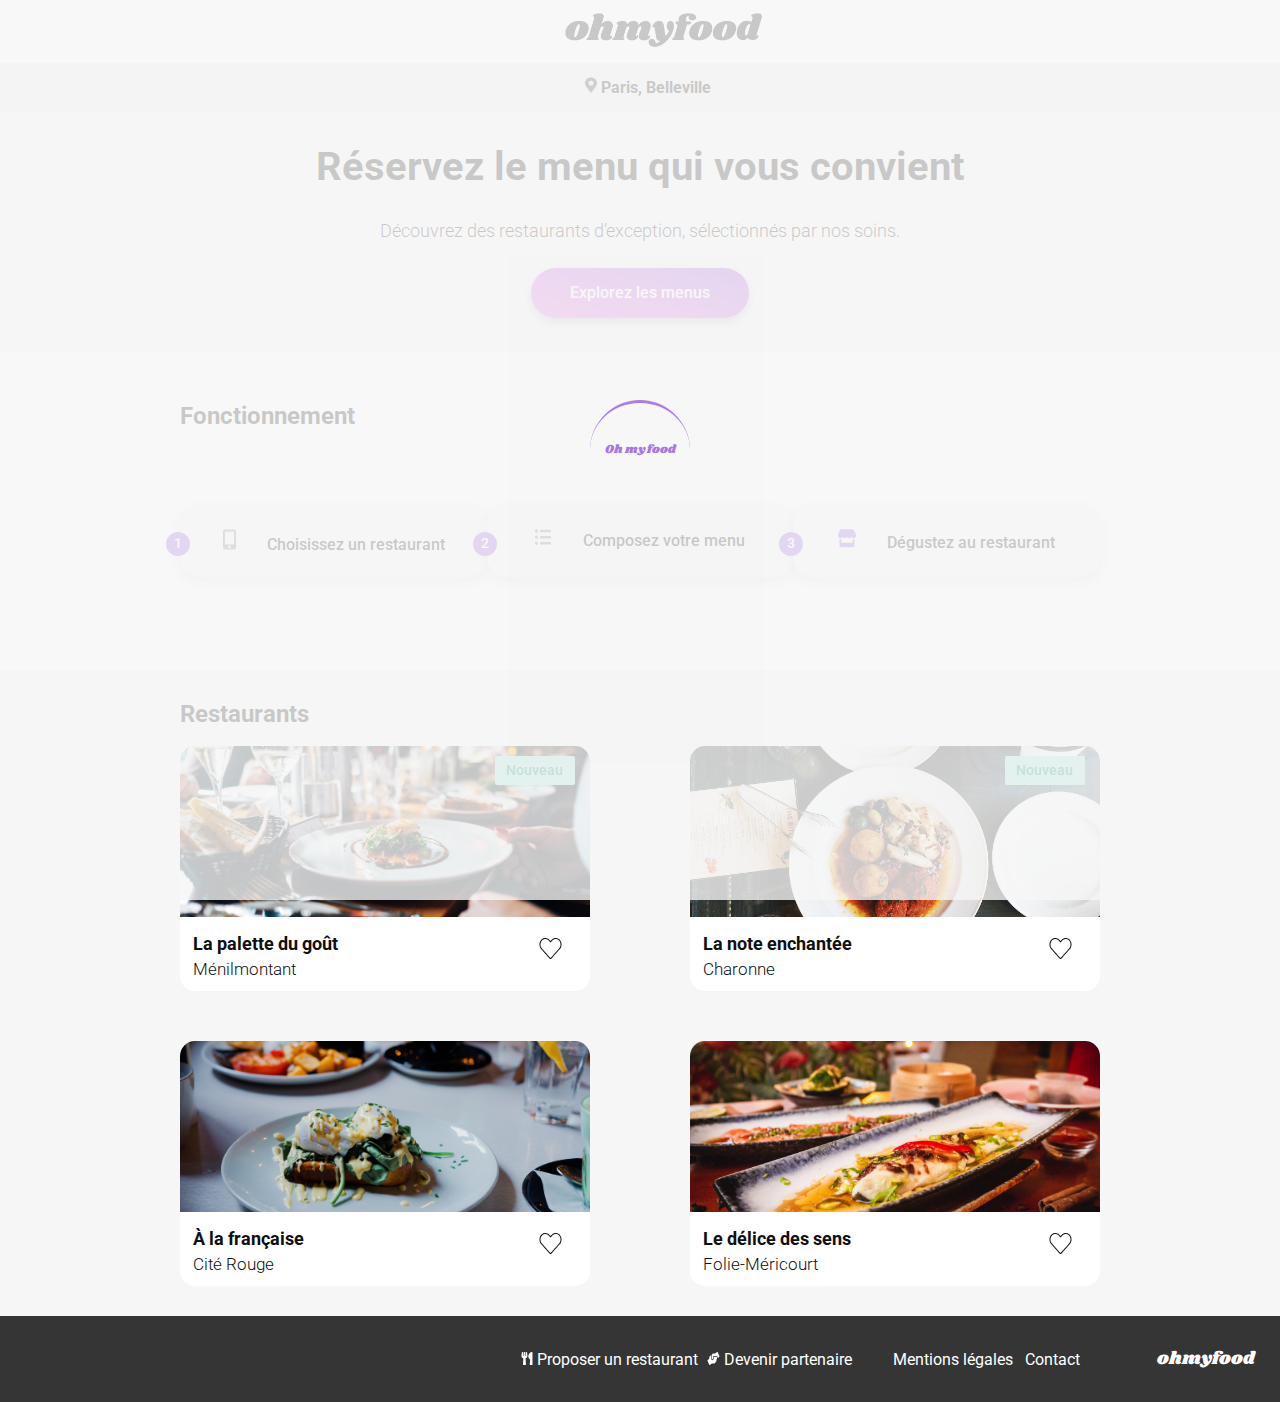
<file: index.html>
<!DOCTYPE html>
<html lang="fr">
<head>
    <meta charset="UTF-8">
    <meta name="viewport" content="width=device-width, initial-scale=1.0">
    <meta name="description" content="A Paris, le restaurant oh_my_food vous accueille tous les jours de 9h a 19h sauf le Dimanche.  Nous vous proposons une cuisine exotique dans un cadre agréable et chaleureux. Vous êtes tous les bienvenus !" />
    <title>oh_my_food</title>
    <link href="favicon.ico" rel="shortcut icon" type="image/x-icon">
    <link rel="stylesheet" href="./assets/css/style.css">
    <link rel="preconnect" href="https://fonts.googleapis.com">
    <link href="https://fonts.googleapis.com/css2?family=Roboto:wght@300;400;500;700&family=Shrikhand&display=swap" rel="stylesheet">
    <link rel="preconnect" href="https://fonts.gstatic.com" crossorigin>
</head>
<body>
    <!---loader apparaître pendant 1 à 3 secondes quand on arrive sur la page d'accueil, -->
    <div class="loader">
        <div class="loader_">
            <div class="loader_anime"></div>
            <div class="loader_logo">Oh my food</div>
        </div>
    </div>
    <header class="header">
            <div class="header-goback">
                <a class="header-goback-link" href="index.html">
                <img class="goback-icon" src="./assets/images/icon/fleche.png" alt="goback_icon"></a>
            </div>
            <div class="header-logo">
                <h1><a class="header-logo-link" href="index.html">oh my food</a></h1>
            </div>
    </header>
    <main>
        <div class="location">
            <img src="./assets/images/icon/Pin.png" alt="icon_location">
            <span>Paris, Belleville</span>
        </div>
        <section class="intro">
            <h2 class="intro-titre">Réservez le menu qui 
vous convient</h2>
            <p class="intro-paragraphe">Découvrez des restaurants d’exception, sélectionnés par nos soins.</p>
            <div class="center">
                <button class="btn" type="submit">Explorez les menus</button>
            </div>
        </section>
        <section class="section-fonctionnement">
            <h2 class="section-fonctionnnement-h2">Fonctionnement</h2>
            <div class="fonctionnement">
                <div class="fonctionnement-btnnav">
                    <svg xmlns="http://www.w3.org/2000/svg" width="14" height="21" viewBox="0 0 14 21" fill="none">
                        <path d="M12.0487 0.543091H2.9356C1.85748 0.543091 0.982788 1.37885 0.982788 2.40898V18.58C0.982788 19.6101 1.85748 20.4459 2.9356 20.4459H12.0487C13.1268 20.4459 14.0015 19.6101 14.0015 18.58V2.40898C14.0015 1.37885 13.1268 0.543091 12.0487 0.543091ZM7.49216 19.202C6.77206 19.202 6.19028 18.6461 6.19028 17.958C6.19028 17.27 6.77206 16.7141 7.49216 16.7141C8.21226 16.7141 8.79403 17.27 8.79403 17.958C8.79403 18.6461 8.21226 19.202 7.49216 19.202ZM12.0487 15.0037C12.0487 15.2603 11.829 15.4702 11.5605 15.4702H3.4238C3.15529 15.4702 2.9356 15.2603 2.9356 15.0037V2.87545C2.9356 2.61889 3.15529 2.40898 3.4238 2.40898H11.5605C11.829 2.40898 12.0487 2.61889 12.0487 2.87545V15.0037Z" fill="#7E7E7E"/>
                      </svg>
                    <span class="fonctionnement-span">Choisissez un restaurant</span>
                    <div class="numbre">
                        <i>1</i>
                    </div>
                </div>
                <div class="fonctionnement-btnnav">
                    <svg xmlns="http://www.w3.org/2000/svg" width="16" height="17" viewBox="0 0 16 17" fill="none">
                        <path d="M1.5 0.209595C1.20333 0.209595 0.913319 0.317343 0.666645 0.519215C0.419972 0.721087 0.227713 1.00802 0.114181 1.34372C0.000649929 1.67942 -0.0290551 2.04881 0.0288228 2.40519C0.0867006 2.76157 0.229562 3.08892 0.439341 3.34586C0.649119 3.60279 0.916394 3.77777 1.20737 3.84865C1.49834 3.91954 1.79994 3.88316 2.07403 3.74411C2.34811 3.60506 2.58238 3.36958 2.74721 3.06746C2.91203 2.76533 3 2.41013 3 2.04677C3 1.55952 2.84197 1.09223 2.56066 0.747692C2.27936 0.403154 1.89783 0.209595 1.5 0.209595ZM1.5 6.33353C1.20333 6.33353 0.913319 6.44128 0.666645 6.64315C0.419972 6.84502 0.227713 7.13195 0.114181 7.46765C0.000649929 7.80335 -0.0290551 8.17275 0.0288228 8.52912C0.0867006 8.8855 0.229562 9.21286 0.439341 9.46979C0.649119 9.72672 0.916394 9.9017 1.20737 9.97259C1.49834 10.0435 1.79994 10.0071 2.07403 9.86804C2.34811 9.72899 2.58238 9.49351 2.74721 9.19139C2.91203 8.88927 3 8.53407 3 8.17071C3 7.68346 2.84197 7.21616 2.56066 6.87163C2.27936 6.52709 1.89783 6.33353 1.5 6.33353ZM1.5 12.4575C1.20333 12.4575 0.913319 12.5652 0.666645 12.7671C0.419972 12.969 0.227713 13.2559 0.114181 13.5916C0.000649929 13.9273 -0.0290551 14.2967 0.0288228 14.6531C0.0867006 15.0094 0.229562 15.3368 0.439341 15.5937C0.649119 15.8507 0.916394 16.0256 1.20737 16.0965C1.49834 16.1674 1.79994 16.131 2.07403 15.992C2.34811 15.8529 2.58238 15.6174 2.74721 15.3153C2.91203 15.0132 3 14.658 3 14.2946C3 13.8074 2.84197 13.3401 2.56066 12.9956C2.27936 12.651 1.89783 12.4575 1.5 12.4575ZM15.5 13.0699H5.5C5.36739 13.0699 5.24022 13.1344 5.14645 13.2492C5.05268 13.3641 5 13.5198 5 13.6822V14.907C5 15.0695 5.05268 15.2252 5.14645 15.3401C5.24022 15.4549 5.36739 15.5194 5.5 15.5194H15.5C15.6326 15.5194 15.7598 15.4549 15.8536 15.3401C15.9473 15.2252 16 15.0695 16 14.907V13.6822C16 13.5198 15.9473 13.3641 15.8536 13.2492C15.7598 13.1344 15.6326 13.0699 15.5 13.0699ZM15.5 0.821988H5.5C5.36739 0.821988 5.24022 0.886508 5.14645 1.00135C5.05268 1.1162 5 1.27196 5 1.43438V2.65917C5 2.82158 5.05268 2.97735 5.14645 3.0922C5.24022 3.20704 5.36739 3.27156 5.5 3.27156H15.5C15.6326 3.27156 15.7598 3.20704 15.8536 3.0922C15.9473 2.97735 16 2.82158 16 2.65917V1.43438C16 1.27196 15.9473 1.1162 15.8536 1.00135C15.7598 0.886508 15.6326 0.821988 15.5 0.821988ZM15.5 6.94592H5.5C5.36739 6.94592 5.24022 7.01044 5.14645 7.12529C5.05268 7.24013 5 7.3959 5 7.55831V8.7831C5 8.94552 5.05268 9.10128 5.14645 9.21613C5.24022 9.33098 5.36739 9.39549 5.5 9.39549H15.5C15.6326 9.39549 15.7598 9.33098 15.8536 9.21613C15.9473 9.10128 16 8.94552 16 8.7831V7.55831C16 7.3959 15.9473 7.24013 15.8536 7.12529C15.7598 7.01044 15.6326 6.94592 15.5 6.94592Z" fill="#7E7E7E"/>
                      </svg>
                    <span class="fonctionnement-span">Composez votre menu</span>
                    <div class="numbre">
                        <i>2</i>
                    </div>
                </div>
                <div class="fonctionnement-btnnav">
                    <svg xmlns="http://www.w3.org/2000/svg" width="18" height="19" viewBox="0 0 18 19" fill="none">
                        <path d="M17.5914 4.43686L15.6947 0.812378C15.5252 0.487014 15.2242 0.287598 14.9027 0.287598H3.09613C2.77466 0.287598 2.47365 0.487014 2.30415 0.812378L0.407495 4.43686C-0.571518 6.30858 0.296443 8.91149 2.12588 9.20887C2.25739 9.22986 2.39182 9.24035 2.52625 9.24035C3.39129 9.24035 4.15697 8.78554 4.683 8.08234C5.20904 8.78554 5.97764 9.24035 6.83976 9.24035C7.70479 9.24035 8.47047 8.78554 8.99651 8.08234C9.52254 8.78554 10.2911 9.24035 11.1533 9.24035C12.0183 9.24035 12.784 8.78554 13.31 8.08234C13.839 8.78554 14.6046 9.24035 15.4668 9.24035C15.6041 9.24035 15.7356 9.22986 15.8671 9.20887C17.7024 8.91499 18.5733 6.31208 17.5914 4.43686ZM15.4726 10.3634C15.1804 10.3634 14.891 10.3109 14.6105 10.2304V13.722H3.38837V10.2304C3.10782 10.3074 2.8185 10.3634 2.52625 10.3634C2.35091 10.3634 2.17264 10.3494 2.00022 10.3214C1.83656 10.2934 1.67583 10.2479 1.52094 10.1955V17.0806C1.52094 17.6998 1.93885 18.2001 2.45612 18.2001H15.5486C16.0659 18.2001 16.4838 17.6998 16.4838 17.0806V10.1955C16.326 10.2514 16.1681 10.2969 16.0045 10.3214C15.8262 10.3494 15.6509 10.3634 15.4726 10.3634Z" fill="#9356DC"/>
                      </svg>
                    <span class="fonctionnement-span">Dégustez au restaurant</span>
                    <div class="numbre">
                        <i>3</i>
                    </div>
                </div>
        </div>
        </section>
        <section class="restaurant">
            <h2 class="restaurant-title">Restaurants</h2>
            <div class="section-restaurant">
                <article class="card card-1">
                    <div class="card-palette">
                        <a class="restautant-link" href="./la-palette-du-gout.html">
                            <div class="card-img"></div>
                        </a>
                        <div class="card-description">
                            <a class="restautant-link" href="./la-palette-du-gout.html">
                                <div>
                                    <h3 class="card-title" >La palette du goût</h3>
                                    <p class="card-paragraph" >Ménilmontant</p>
                                </div>
                            </a>   
                            <div class="like">
                                <label for="heart-1">
                                    <input type="checkbox" id="heart-1">
                                    <span class="icon-like"></span>
                                </label>
                            </div>
                        </div>
                        <div class="bag-nouveau new">
                            Nouveau
                        </div>
                    </div>
                </article>
                <article class="card card-2">
                    <div class="card-enchantee">
                        <a class="restautant-link" href="./la-note-enchantee.html">
                            <div class="card-img"></div>
                        </a>
                        <div class="card-description">
                            <a class="restautant-link" href="./la-note-enchantee.html">
                                <div>
                                    <h3 class="card-title" >La note enchantée</h3>
                                    <p class="card-paragraph" >Charonne</p>
                                </div>
                            </a>   
                            <div class="like">
                                <label for="heart-2">
                                    <input type="checkbox" id="heart-2">
                                    <span class="icon-like"></span>
                                </label>
                            </div>
                        </div>
                        <div class="bag-nouveau new">
                            Nouveau
                        </div>
                    </div>
                </article>
            </div>
            <div class="section-restaurant">
                <article class="card">
                    <div class="card-francaise">
                        <a class="restautant-link" href="./a-la-francaise.html">
                            <div class="card-img"></div>
                        </a>
                        <div class="card-description">
                            <a class="restautant-link" href="./a-la-francaise.html">
                                <div class="left">
                                    <h3 class="card-title" >À la française</h3>
                                    <p class="card-paragraph" >Cité Rouge</p>
                                </div>
                            </a>   
                            <div class="like">
                                <label for="heart-3">
                                    <input type="checkbox" id="heart-3">
                                    <span class="icon-like"></span>
                                </label>
                            </div>
                        </div>
                    </div>
                </article>
                <article class="card">
                    <div class="card-delice">
                        <a class="restautant-link" href="./le-delice-des-sens.html">
                            <div class="card-img"></div>
                        </a>
                        <div class="card-description">
                            <a class="restautant-link" href="./le-delice-des-sens.html">
                                <div class="left">
                                    <h3 class="card-title" >Le délice des sens</h3>
                                    <p class="card-paragraph" >Folie-Méricourt</p>
                                </div>
                            </a>   
                            <div class="like">
                                <label for="heart-4">
                                    <input type="checkbox" id="heart-4">
                                    <span class="icon-like"></span>
                                </label>
                            </div>
                        </div>
                    </div>
                </article>
            </div>
        </section>
       

    </main>

    <footer class="footer wrapper">
        <div class="footer-title">
            <a href="#">ohmyfood
            </a>
        </div>
        <ul>
            <li class="footer-li">
                <a href="#">
                <svg xmlns="http://www.w3.org/2000/svg" width="12" height="13" viewBox="0 0 12 13" fill="none">
                <path d="M5.99736 0.385973C6.01851 0.505308 6.42308 2.78538 6.42308 3.65628C6.42308 4.9842 5.68798 5.93127 4.6012 6.31213L4.94231 12.3576C4.96082 12.7055 4.6726 13 4.30769 13H2.61538C2.25313 13 1.96226 12.708 1.98077 12.3576L2.32188 6.31213C1.23245 5.93127 0.5 4.98166 0.5 3.65628C0.5 2.78284 0.904567 0.505308 0.925721 0.385973C1.01034 -0.129456 2.12356 -0.137073 2.19231 0.413902V3.99905C2.22668 4.08538 2.59159 4.0803 2.61538 3.99905C2.6524 3.35667 2.82428 0.464683 2.82692 0.398668C2.91418 -0.129456 4.00889 -0.129456 4.09351 0.398668C4.0988 0.467223 4.26803 3.35667 4.30505 3.99905C4.32885 4.0803 4.69639 4.08538 4.72813 3.99905V0.413902C4.79688 -0.134534 5.91274 -0.129456 5.99736 0.385973ZM9.14928 7.64005L8.75264 12.3398C8.72091 12.6953 9.01442 13 9.38462 13H10.8654C11.2171 13 11.5 12.7283 11.5 12.3906V0.60941C11.5 0.274254 11.2171 3.62896e-05 10.8654 3.62896e-05C8.68389 3.62896e-05 5.01106 4.53225 9.14928 7.64005Z" fill="white"/>
                </svg>
              
                <span>Proposer un restaurant</span>
                </a>
            </li>
              <li class="footer-li">
                <a href="#">
                <svg xmlns="http://www.w3.org/2000/svg" width="13" height="13" viewBox="0 0 13 13" fill="none">
                    <path d="M9.58765 4.87486H6.7572V6.29686C6.7572 7.30495 6.15573 8.12514 5.41646 8.12514C4.6772 8.12514 4.07573 7.30495 4.07573 6.29686V3.2091L2.8672 4.19941C2.50781 4.49143 2.28808 5.02214 2.28808 5.59094V6.79202L0.798367 7.96516C0.51346 8.18862 0.414766 8.68632 0.580497 9.07483L2.07021 12.5943C2.23407 12.9828 2.59905 13.1148 2.88396 12.8914L4.80941 11.3754H7.35309C8.01042 11.3754 8.54485 10.6466 8.54485 9.75027H8.8428C9.17239 9.75027 9.43868 9.38716 9.43868 8.93771V7.31257H9.58765C9.83531 7.31257 10.0346 7.04087 10.0346 6.70314V5.48429C10.0346 5.14656 9.83531 4.87486 9.58765 4.87486ZM12.338 3.92517L10.8483 0.405735C10.6844 0.0172256 10.3195 -0.114817 10.0346 0.10864L8.10911 1.62459H6.20601C5.98255 1.62459 5.76468 1.71092 5.57475 1.8709L4.95093 2.40161C4.77589 2.54888 4.67161 2.81043 4.67161 3.08975V6.29686C4.67161 6.85804 5.00493 7.31257 5.41646 7.31257C5.828 7.31257 6.16132 6.85804 6.16132 6.29686V4.06229H9.58765C10.1631 4.06229 10.6304 4.69965 10.6304 5.48429V6.20798L12.1202 5.03484C12.4051 4.80884 12.5019 4.31368 12.338 3.92517Z" fill="white"/>
                  </svg>
                  
                  <span>Devenir partenaire</span>
                </a>
            </li>
            <li class="footer-li">
                <a href="#">Mentions légales</a>
            </li>
            <li class="footer-li">
                <a href="#">Contact</a>
            </li>
        </ul>
    </footer>
</body>
</html>
</file>
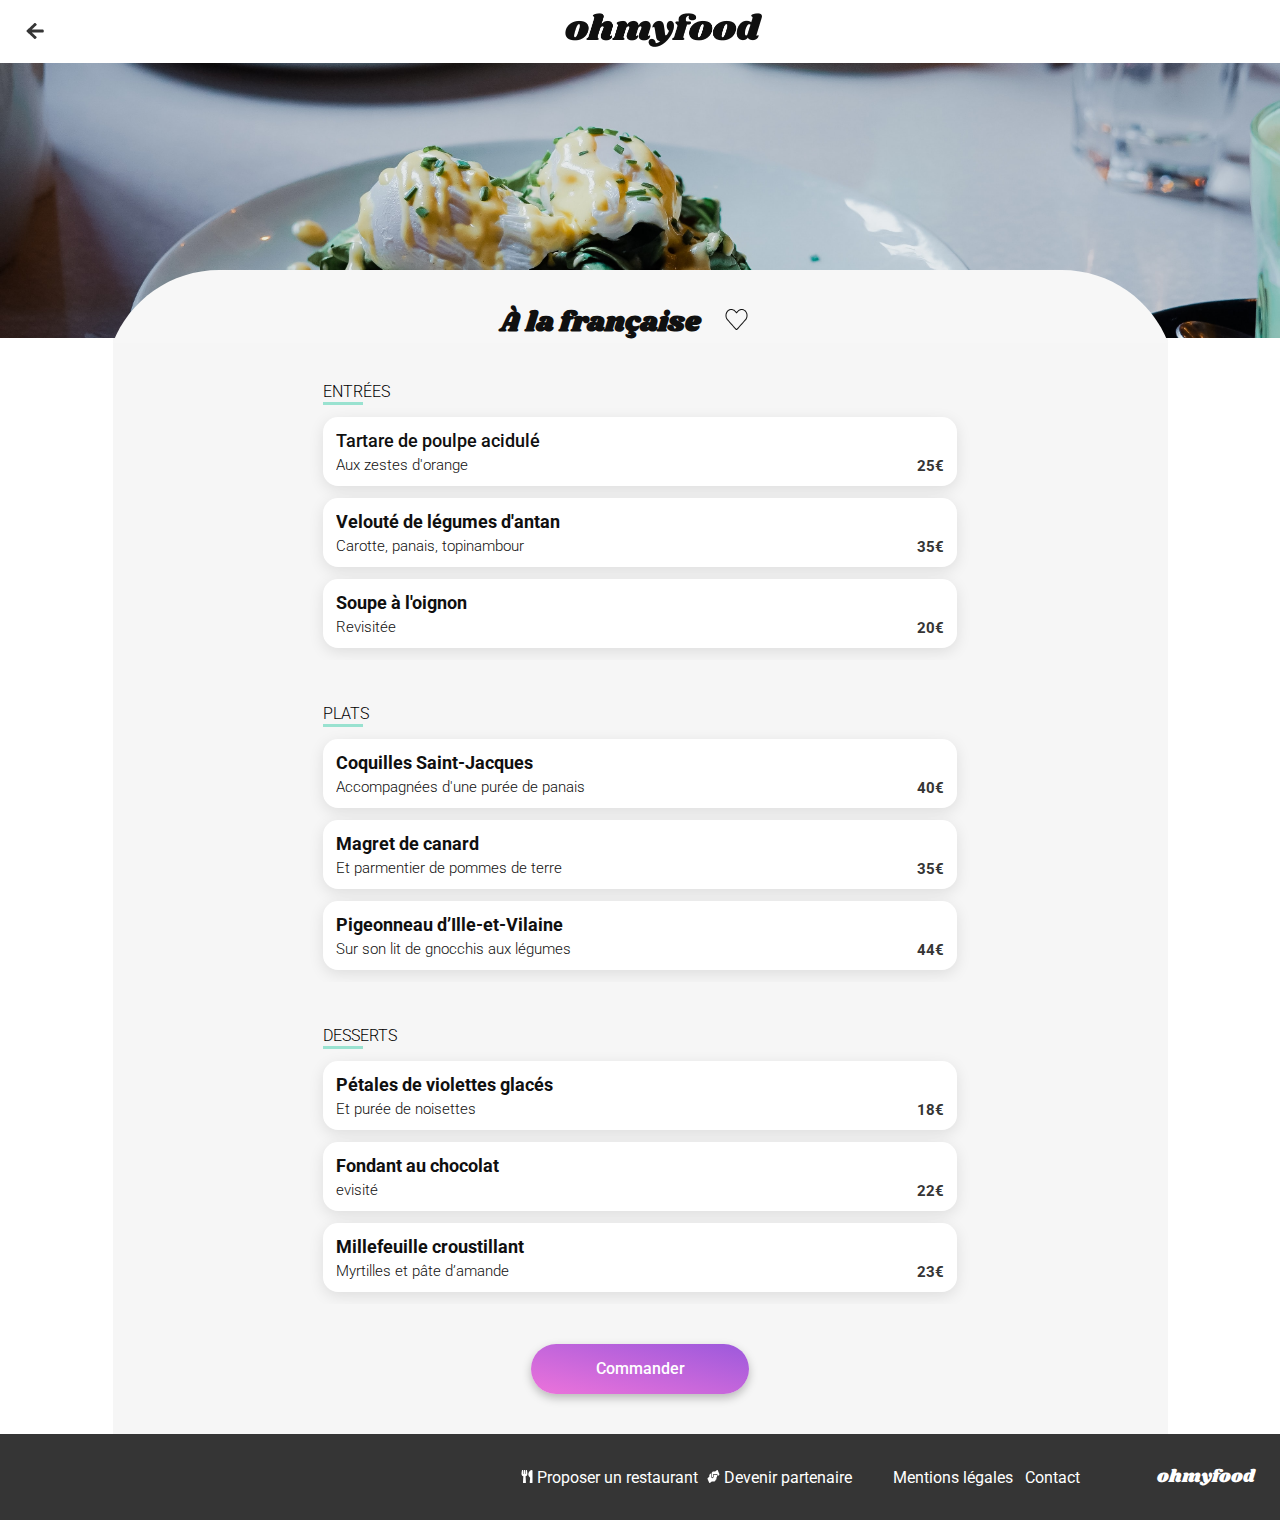
<file: a-la-francaise.html>
<!DOCTYPE html>
<html lang="fr">
<head>
    <meta charset="UTF-8">
    <meta name="viewport" content="width=device-width, initial-scale=1.0">
    <title>a-la-francaise</title>
    <link rel="stylesheet" href="./assets/css/restaurant.css">
    <link rel="preconnect" href="https://fonts.googleapis.com">
    <link href="https://fonts.googleapis.com/css2?family=Roboto:wght@300;400;500;700&family=Shrikhand&display=swap" rel="stylesheet">
    <link rel="preconnect" href="https://fonts.gstatic.com" crossorigin>
</head>
<body>
    <header class="header">
        <div class="header-goback">
            <a class="header-goback-link" href="index.html">
                <img class="goback-icon" src="./assets/images/icon/fleche.png" alt="goback_icon">
            </a>
        </div>
        <div class="header-logo">
            <h1><a class="header-logo-link" href="index.html">oh my food</a></h1>
        </div>
</header>
<main>
    <div class="banner">
        <article class="card">
            <div class="card-francaise">
                <div class="card-img"></div>
                <div class="card-description">
                    <div>
                        <h2 class="card-title" >À la française</h2>
                    </div>
                    <div class="like">
                        <label for="heart-1">
                            <input type="checkbox" id="heart-1">
                            <span class="icon-like"></span>
                        </label>
                    </div>
                </div>
            </div>
        </article> 
    </div>
    <div class="menu-content wrapper">           
        <!-- entrees -->
       <section class="menu">
        <div class="entrees">
            <h3 class="menu-titre">Entrées</h3>
        </div>
       
        <div class="menu-list">
            <div class="menu-list-name">             
                <h4 class="menu-list-name">Tartare de poulpe acidulé</h4>
            </div>
            <div class="right">  
                <input type="checkbox" id="toggle-1">
                <label for="toggle-1"></label>
                <p class="menu-list-description-detail">Aux zestes d'orange</p>
                <div class="prix">25€</div>
                <div class="select-btn"><img src="./assets/images/icon/select-button.png" alt="select-button-icron"></div>
            </div>
        </div>
        <div class="menu-list">
            <div class="menu-list-name">             
                <h4>Velouté de légumes d'antan</h4>
            </div>
            <div class="right">  
                <input type="checkbox" id="toggle-2">
                <label for="toggle-2"></label>
                <p class="menu-list-description-detail">Carotte, panais, topinambour</p>
                <div class="prix">35€</div>
                <div class="select-btn"><img src="./assets/images/icon/select-button.png" alt="select-button-icron"></div>
            </div>
        </div>
        <div class="menu-list">
            <div class="menu-list-name">             
                <h4>Soupe à l'oignon</h4>
            </div>
            <div class="right">  
                <input type="checkbox" id="toggle-3">
                <label for="toggle-3"></label>
                <p class="menu-list-description-detail">Revisitée</p>
                <div class="prix">20€</div>
                <div class="select-btn"><img src="./assets/images/icon/select-button.png" alt="select-button-icron"></div>
            </div>
        </div>
       </section>
           <!-- plats -->
           <section class="menu">
            <div class="entrees">
                <h3 class="menu-titre">Plats</h3>
            </div>
            <div class="menu-list">
                <div class="menu-list-name">             
                    <h4>Coquilles Saint-Jacques</h4>
                </div>
                <div class="right">  
                    <input type="checkbox" id="toggle-4">
                    <label for="toggle-4"></label>
                    <p class="menu-list-description-detail">Accompagnées d'une purée de panais</p>
                    <div class="prix">40€</div>
                    <div class="select-btn"><img src="./assets/images/icon/select-button.png" alt="select-button-icron"></div>
                </div>
            </div>
            <div class="menu-list">
                <div class="menu-list-name">             
                    <h4>Magret de canard</h4>
                </div>
                <div class="right">  
                    <input type="checkbox" id="toggle-5">
                    <label for="toggle-5"></label>
                    <p class="menu-list-description-detail">Et parmentier de pommes de terre</p>
                    <div class="prix">35€</div>
                    <div class="select-btn"><img src="./assets/images/icon/select-button.png" alt="select-button-icron"></div>
                </div>
            </div>
            <div class="menu-list">
                <div class="menu-list-name">             
                    <h4>Pigeonneau d’Ille-et-Vilaine</h4>
                </div>
                <div class="right">  
                    <input type="checkbox" id="toggle-6">
                    <label for="toggle-6"></label>
                    <p class="menu-list-description-detail">Sur son lit de gnocchis aux légumes</p>
                    <div class="prix">44€</div>
                    <div class="select-btn"><img src="./assets/images/icon/select-button.png" alt="select-button-icron"></div>
                </div>
            </div>
           </section>
       
           <!-- desserts -->
           <section class="menu">
            <div class="entrees">
                <h3 class="menu-titre">Desserts</h3>
            </div>
            <div class="menu-list">
                <div class="menu-list-name">             
                    <h4>Pétales de violettes glacés</h4>
                </div>
                <div class="right">  
                    <input type="checkbox" id="toggle-7">
                    <label for="toggle-7"></label>
                    <p class="menu-list-description-detail">Et purée de noisettes</p>
                    <div class="prix">18€</div>
                    <div class="select-btn"><img src="./assets/images/icon/select-button.png" alt="select-button-icron"></div>
                </div>
            </div>
            <div class="menu-list">
                <div class="menu-list-name">             
                    <h4>Fondant au chocolat</h4>
                </div>
                <div class="right">  
                    <input type="checkbox" id="toggle-8">
                    <label for="toggle-8"></label>
                    <p class="menu-list-description-detail">evisité</p>
                    <div class="prix">22€</div>
                    <div class="select-btn"><img src="./assets/images/icon/select-button.png" alt="select-button-icron"></div>
                </div>
            </div>
            <div class="menu-list">
                <div class="menu-list-name">             
                    <h4>Millefeuille croustillant</h4>
                </div>
                <div class="right">  
                    <input type="checkbox" id="toggle-9">
                    <label for="toggle-9"></label>
                    <p class="menu-list-description-detail">Myrtilles et pâte d’amande</p>
                    <div class="prix">23€</div>
                    <div class="select-btn"><img src="./assets/images/icon/select-button.png" alt="select-button-icron"></div>
                </div>
            </div>
           </section>
       
       
       <div class="center">
        <button class="btn" type="submit">Commander</button>
       </div>
    </div>
</main>

<!-- <div class="wrapper"> -->
<footer class="footer wrapper">
    <div class="footer-title">
        <a href="#">ohmyfood
        </a>
    </div>
    <ul>
        <li class="footer-li">
            <a href="#">
            <svg xmlns="http://www.w3.org/2000/svg" width="12" height="13" viewBox="0 0 12 13" fill="none">
            <path d="M5.99736 0.385973C6.01851 0.505308 6.42308 2.78538 6.42308 3.65628C6.42308 4.9842 5.68798 5.93127 4.6012 6.31213L4.94231 12.3576C4.96082 12.7055 4.6726 13 4.30769 13H2.61538C2.25313 13 1.96226 12.708 1.98077 12.3576L2.32188 6.31213C1.23245 5.93127 0.5 4.98166 0.5 3.65628C0.5 2.78284 0.904567 0.505308 0.925721 0.385973C1.01034 -0.129456 2.12356 -0.137073 2.19231 0.413902V3.99905C2.22668 4.08538 2.59159 4.0803 2.61538 3.99905C2.6524 3.35667 2.82428 0.464683 2.82692 0.398668C2.91418 -0.129456 4.00889 -0.129456 4.09351 0.398668C4.0988 0.467223 4.26803 3.35667 4.30505 3.99905C4.32885 4.0803 4.69639 4.08538 4.72813 3.99905V0.413902C4.79688 -0.134534 5.91274 -0.129456 5.99736 0.385973ZM9.14928 7.64005L8.75264 12.3398C8.72091 12.6953 9.01442 13 9.38462 13H10.8654C11.2171 13 11.5 12.7283 11.5 12.3906V0.60941C11.5 0.274254 11.2171 3.62896e-05 10.8654 3.62896e-05C8.68389 3.62896e-05 5.01106 4.53225 9.14928 7.64005Z" fill="white"/>
            </svg>
            <span>Proposer un restaurant</span>
            </a>
        </li>
          <li class="footer-li">
            <a href="#">
            <svg xmlns="http://www.w3.org/2000/svg" width="13" height="13" viewBox="0 0 13 13" fill="none">
                <path d="M9.58765 4.87486H6.7572V6.29686C6.7572 7.30495 6.15573 8.12514 5.41646 8.12514C4.6772 8.12514 4.07573 7.30495 4.07573 6.29686V3.2091L2.8672 4.19941C2.50781 4.49143 2.28808 5.02214 2.28808 5.59094V6.79202L0.798367 7.96516C0.51346 8.18862 0.414766 8.68632 0.580497 9.07483L2.07021 12.5943C2.23407 12.9828 2.59905 13.1148 2.88396 12.8914L4.80941 11.3754H7.35309C8.01042 11.3754 8.54485 10.6466 8.54485 9.75027H8.8428C9.17239 9.75027 9.43868 9.38716 9.43868 8.93771V7.31257H9.58765C9.83531 7.31257 10.0346 7.04087 10.0346 6.70314V5.48429C10.0346 5.14656 9.83531 4.87486 9.58765 4.87486ZM12.338 3.92517L10.8483 0.405735C10.6844 0.0172256 10.3195 -0.114817 10.0346 0.10864L8.10911 1.62459H6.20601C5.98255 1.62459 5.76468 1.71092 5.57475 1.8709L4.95093 2.40161C4.77589 2.54888 4.67161 2.81043 4.67161 3.08975V6.29686C4.67161 6.85804 5.00493 7.31257 5.41646 7.31257C5.828 7.31257 6.16132 6.85804 6.16132 6.29686V4.06229H9.58765C10.1631 4.06229 10.6304 4.69965 10.6304 5.48429V6.20798L12.1202 5.03484C12.4051 4.80884 12.5019 4.31368 12.338 3.92517Z" fill="white"/>
              </svg>
              <span>Devenir partenaire</span>
            </a>
        </li>
        <li class="footer-li">
            <a href="#">Mentions légales</a>
        </li>
        <li class="footer-li">
            <a href="#">Contact</a>
        </li>
    </ul>
</footer>

</body>
</html>
</file>
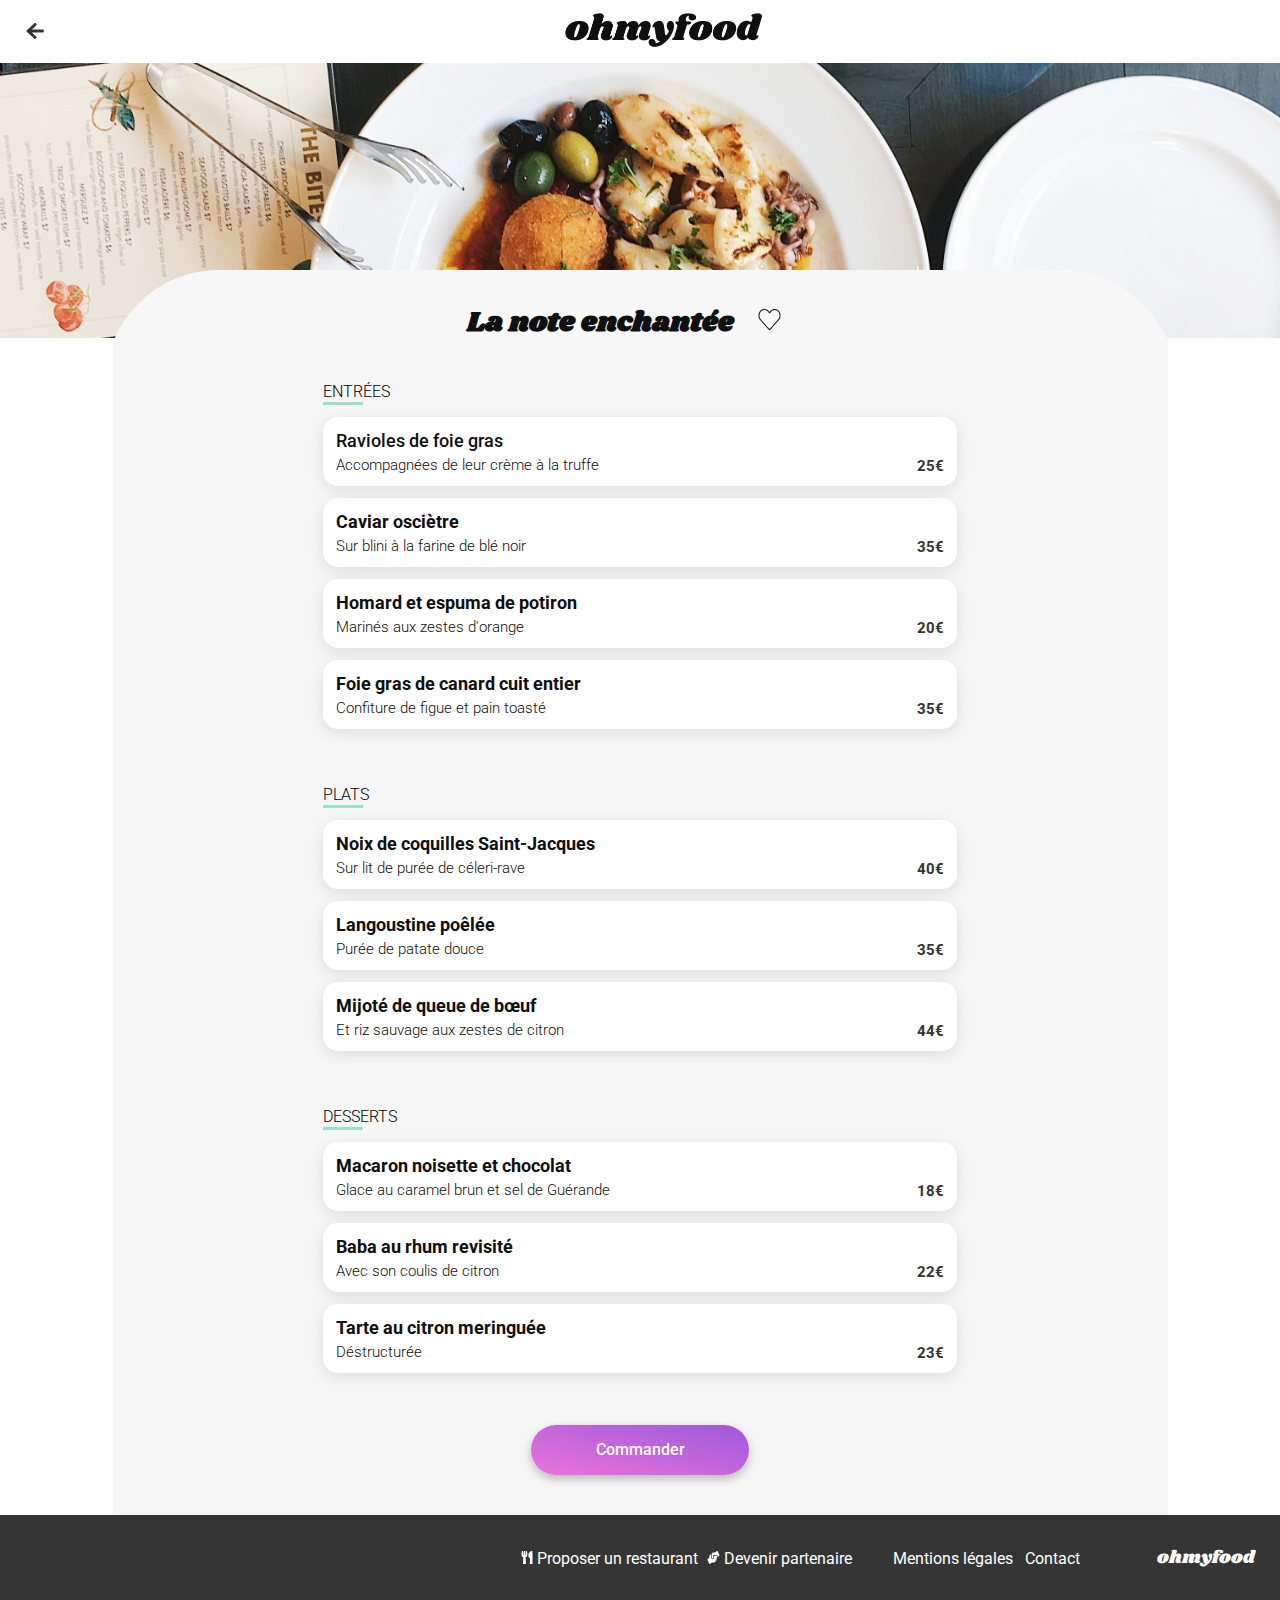
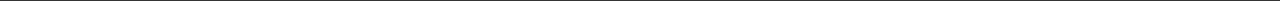
<file: la-note-enchantee.html>
<!DOCTYPE html>
<html lang="fr">
<head>
    <meta charset="UTF-8">
    <meta name="viewport" content="width=device-width, initial-scale=1.0">
    <title>la-note-enchantee</title>
    <link rel="stylesheet" href="./assets/css/restaurant.css">
    <link rel="preconnect" href="https://fonts.googleapis.com">
    <link href="https://fonts.googleapis.com/css2?family=Roboto:wght@300;400;500;700&family=Shrikhand&display=swap" rel="stylesheet">
    <link rel="preconnect" href="https://fonts.gstatic.com" crossorigin>
</head>
<body>
    <header class="header">
        <div class="header-goback">
            <a class="header-goback-link" href="index.html">
                <img class="goback-icon" src="./assets/images/icon/fleche.png" alt="goback_icon">
            </a>
        </div>
        <div class="header-logo">
            <h1><a class="header-logo-link" href="index.html">oh my food</a></h1>
        </div>
</header>
<main>
    <div class="banner">
        <article class="card">
            <div class="card-enchantee">
                <div class="card-img"></div>
                <div class="card-description">
                    <div>
                        <h2 class="card-title" >La note enchantée</h2>
                    </div>
                    <div class="like">
                        <label for="heart-1">
                            <input type="checkbox" id="heart-1">
                            <span class="icon-like"></span>
                        </label>
                    </div>
                </div>
            </div>
        </article> 
    </div>
    <div class="menu-content wrapper">           
        <!-- entrees -->
       <section class="menu">
        <div class="entrees">
            <h3 class="menu-titre">Entrées</h3>
        </div>
       
        <div class="menu-list">
            <div class="menu-list-name">             
                <h4 class="menu-list-name">Ravioles de foie gras</h4>
            </div>
            <div class="right">  
                <input type="checkbox" id="toggle-1">
                <label for="toggle-1"></label>
                <p class="menu-list-description-detail">Accompagnées de leur crème à la truffe</p>
                <div class="prix">25€</div>
                <div class="select-btn"><img src="./assets/images/icon/select-button.png" alt="select-button-icron"></div>
            </div>
        </div>
        <div class="menu-list">
            <div class="menu-list-name">             
                <h4>Caviar osciètre</h4>
            </div>
            <div class="right">  
                <input type="checkbox" id="toggle-2">
                <label for="toggle-2"></label>
                <p class="menu-list-description-detail">Sur blini à la farine de blé noir</p>
                <div class="prix">35€</div>
                <div class="select-btn"><img src="./assets/images/icon/select-button.png" alt="select-button-icron"></div>
            </div>
        </div>
        <div class="menu-list">
            <div class="menu-list-name">             
                <h4>Homard et espuma de potiron</h4>
            </div>
            <div class="right">  
                <input type="checkbox" id="toggle-3">
                <label for="toggle-3"></label>
                <p class="menu-list-description-detail">Marinés aux zestes d'orange</p>
                <div class="prix">20€</div>
                <div class="select-btn"><img src="./assets/images/icon/select-button.png" alt="select-button-icron"></div>
            </div>
        </div><div class="menu-list">
            <div class="menu-list-name">             
                <h4>Foie gras de canard cuit entier</h4>
            </div>
            <div class="right">  
                <input type="checkbox" id="toggle-10">
                <label for="toggle-10"></label>
                <p class="menu-list-description-detail">Confiture de figue et pain toasté</p>
                <div class="prix">35€</div>
                <div class="select-btn"><img src="./assets/images/icon/select-button.png" alt="select-button-icron"></div>
            </div>
        </div>
       </section>
           <!-- plats -->
           <section class="menu">
            <div class="entrees">
                <h3 class="menu-titre">Plats</h3>
            </div>
            <div class="menu-list">
                <div class="menu-list-name">             
                    <h4>Noix de coquilles Saint-Jacques</h4>
                </div>
                <div class="right">  
                    <input type="checkbox" id="toggle-4">
                    <label for="toggle-4"></label>
                    <p class="menu-list-description-detail">Sur lit de purée de céleri-rave</p>
                    <div class="prix">40€</div>
                    <div class="select-btn"><img src="./assets/images/icon/select-button.png" alt="select-button-icron"></div>
                </div>
            </div>
            <div class="menu-list">
                <div class="menu-list-name">             
                    <h4>Langoustine poêlée</h4>
                </div>
                <div class="right">  
                    <input type="checkbox" id="toggle-5">
                    <label for="toggle-5"></label>
                    <p class="menu-list-description-detail">Purée de patate douce</p>
                    <div class="prix">35€</div>
                    <div class="select-btn"><img src="./assets/images/icon/select-button.png" alt="select-button-icron"></div>
                </div>
            </div>
            <div class="menu-list">
                <div class="menu-list-name">             
                    <h4>Mijoté de queue de bœuf</h4>
                </div>
                <div class="right">  
                    <input type="checkbox" id="toggle-6">
                    <label for="toggle-6"></label>
                    <p class="menu-list-description-detail">Et riz sauvage aux zestes de citron</p>
                    <div class="prix">44€</div>
                    <div class="select-btn"><img src="./assets/images/icon/select-button.png" alt="select-button-icron"></div>
                </div>
            </div>
           </section>
       
           <!-- desserts -->
           <section class="menu">
            <div class="entrees">
                <h3 class="menu-titre">Desserts</h3>
            </div>
            <div class="menu-list">
                <div class="menu-list-name">             
                    <h4>Macaron noisette et chocolat</h4>
                </div>
                <div class="right">  
                    <input type="checkbox" id="toggle-7">
                    <label for="toggle-7"></label>
                    <p class="menu-list-description-detail">Glace au caramel brun et sel de Guérande</p>
                    <div class="prix">18€</div>
                    <div class="select-btn"><img src="./assets/images/icon/select-button.png" alt="select-button-icron"></div>
                </div>
            </div>
            <div class="menu-list">
                <div class="menu-list-name">             
                    <h4>Baba au rhum revisité</h4>
                </div>
                <div class="right">  
                    <input type="checkbox" id="toggle-8">
                    <label for="toggle-8"></label>
                    <p class="menu-list-description-detail">Avec son coulis de citron</p>
                    <div class="prix">22€</div>
                    <div class="select-btn"><img src="./assets/images/icon/select-button.png" alt="select-button-icron"></div>
                </div>
            </div>
            <div class="menu-list">
                <div class="menu-list-name">             
                    <h4>Tarte au citron meringuée</h4>
                </div>
                <div class="right">  
                    <input type="checkbox" id="toggle-9">
                    <label for="toggle-9"></label>
                    <p class="menu-list-description-detail">Déstructurée</p>
                    <div class="prix">23€</div>
                    <div class="select-btn"><img src="./assets/images/icon/select-button.png" alt="select-button-icron"></div>
                </div>
            </div>
           </section>
       
       
       <div class="center">
        <button class="btn" type="submit">Commander</button>
       </div>
    </div>
</main>

<!-- <div class="wrapper"> -->
<footer class="footer wrapper">
    <div class="footer-title">
        <a href="#">ohmyfood
        </a>
    </div>
    <ul>
        <li class="footer-li">
            <a href="#">
            <svg xmlns="http://www.w3.org/2000/svg" width="12" height="13" viewBox="0 0 12 13" fill="none">
            <path d="M5.99736 0.385973C6.01851 0.505308 6.42308 2.78538 6.42308 3.65628C6.42308 4.9842 5.68798 5.93127 4.6012 6.31213L4.94231 12.3576C4.96082 12.7055 4.6726 13 4.30769 13H2.61538C2.25313 13 1.96226 12.708 1.98077 12.3576L2.32188 6.31213C1.23245 5.93127 0.5 4.98166 0.5 3.65628C0.5 2.78284 0.904567 0.505308 0.925721 0.385973C1.01034 -0.129456 2.12356 -0.137073 2.19231 0.413902V3.99905C2.22668 4.08538 2.59159 4.0803 2.61538 3.99905C2.6524 3.35667 2.82428 0.464683 2.82692 0.398668C2.91418 -0.129456 4.00889 -0.129456 4.09351 0.398668C4.0988 0.467223 4.26803 3.35667 4.30505 3.99905C4.32885 4.0803 4.69639 4.08538 4.72813 3.99905V0.413902C4.79688 -0.134534 5.91274 -0.129456 5.99736 0.385973ZM9.14928 7.64005L8.75264 12.3398C8.72091 12.6953 9.01442 13 9.38462 13H10.8654C11.2171 13 11.5 12.7283 11.5 12.3906V0.60941C11.5 0.274254 11.2171 3.62896e-05 10.8654 3.62896e-05C8.68389 3.62896e-05 5.01106 4.53225 9.14928 7.64005Z" fill="white"/>
            </svg>
            <span>Proposer un restaurant</span>
            </a>
        </li>
          <li class="footer-li">
            <a href="#">
            <svg xmlns="http://www.w3.org/2000/svg" width="13" height="13" viewBox="0 0 13 13" fill="none">
                <path d="M9.58765 4.87486H6.7572V6.29686C6.7572 7.30495 6.15573 8.12514 5.41646 8.12514C4.6772 8.12514 4.07573 7.30495 4.07573 6.29686V3.2091L2.8672 4.19941C2.50781 4.49143 2.28808 5.02214 2.28808 5.59094V6.79202L0.798367 7.96516C0.51346 8.18862 0.414766 8.68632 0.580497 9.07483L2.07021 12.5943C2.23407 12.9828 2.59905 13.1148 2.88396 12.8914L4.80941 11.3754H7.35309C8.01042 11.3754 8.54485 10.6466 8.54485 9.75027H8.8428C9.17239 9.75027 9.43868 9.38716 9.43868 8.93771V7.31257H9.58765C9.83531 7.31257 10.0346 7.04087 10.0346 6.70314V5.48429C10.0346 5.14656 9.83531 4.87486 9.58765 4.87486ZM12.338 3.92517L10.8483 0.405735C10.6844 0.0172256 10.3195 -0.114817 10.0346 0.10864L8.10911 1.62459H6.20601C5.98255 1.62459 5.76468 1.71092 5.57475 1.8709L4.95093 2.40161C4.77589 2.54888 4.67161 2.81043 4.67161 3.08975V6.29686C4.67161 6.85804 5.00493 7.31257 5.41646 7.31257C5.828 7.31257 6.16132 6.85804 6.16132 6.29686V4.06229H9.58765C10.1631 4.06229 10.6304 4.69965 10.6304 5.48429V6.20798L12.1202 5.03484C12.4051 4.80884 12.5019 4.31368 12.338 3.92517Z" fill="white"/>
              </svg>
              <span>Devenir partenaire</span>
            </a>
        </li>
        <li class="footer-li">
            <a href="#">Mentions légales</a>
        </li>
        <li class="footer-li">
            <a href="#">Contact</a>
        </li>
    </ul>
</footer>

</body>
</html>
</file>
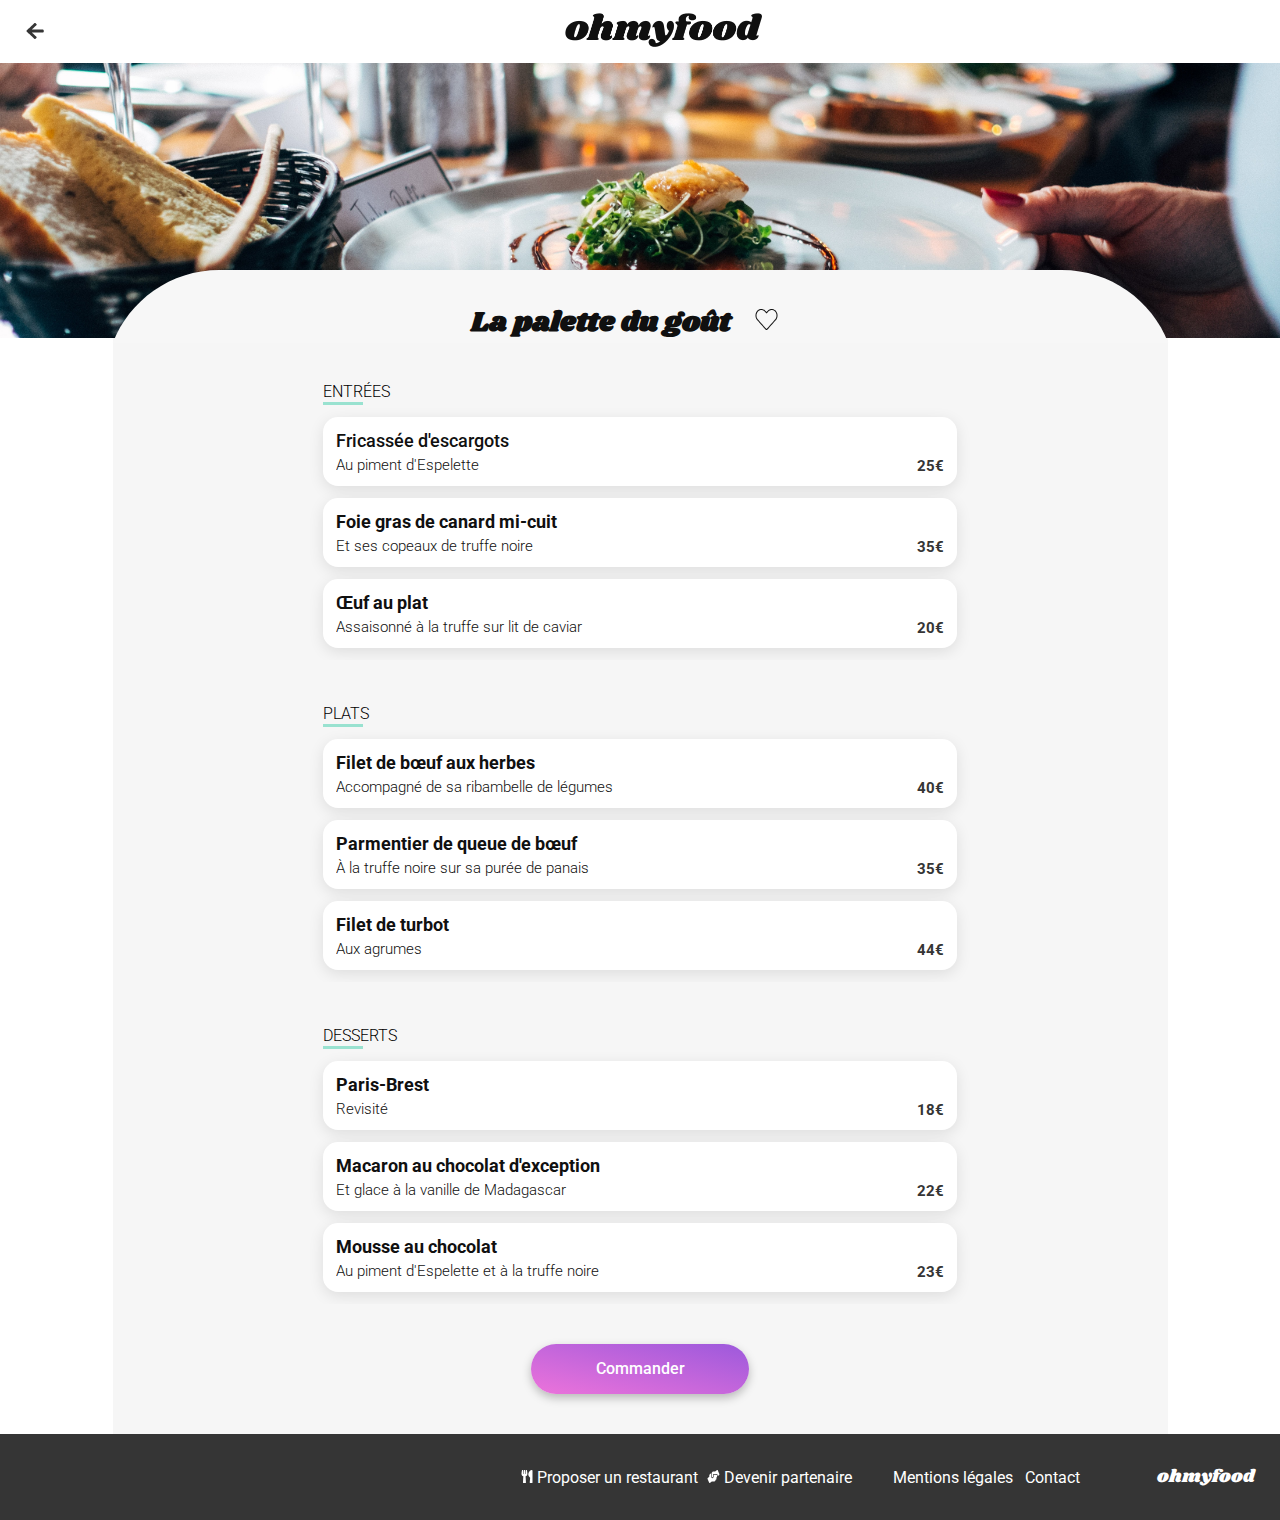
<file: la-palette-du-gout.html>
<!DOCTYPE html>
<html lang="fr">
<head>
    <meta charset="UTF-8">
    <meta name="viewport" content="width=device-width, initial-scale=1.0">
    <title>la-palette-du-gout</title>
    <link rel="stylesheet" href="./assets/css/restaurant.css">
    <link rel="preconnect" href="https://fonts.googleapis.com">
    <link href="https://fonts.googleapis.com/css2?family=Roboto:wght@300;400;500;700&family=Shrikhand&display=swap" rel="stylesheet">
    <link rel="preconnect" href="https://fonts.gstatic.com" crossorigin>
</head>
<body>
    <header class="header">
        <div class="header-goback">
            <a class="header-goback-link" href="index.html">
                <img class="goback-icon" src="./assets/images/icon/fleche.png" alt="goback_icon">
            </a>
        </div>
        <div class="header-logo">
            <h1><a class="header-logo-link" href="index.html">oh my food</a></h1>
        </div>
</header>
<main>
    <div class="banner">
        <article class="card">
            <div class="card-palette">
                <div class="card-img"></div>
                <div class="card-description">
                    <div>
                        <h2 class="card-title" >La palette du goût</h2>
                    </div>
                    <div class="like">
                        <label for="heart-1">
                            <input type="checkbox" id="heart-1">
                            <span class="icon-like"></span>
                        </label>
                    </div>
                </div>
            </div>
        </article> 
    </div>
    <div class="menu-content wrapper">           
        <!-- entrees -->
       <section class="menu">
        <div class="entrees">
            <h3 class="menu-titre">Entrées</h3>
        </div>
       
        <div class="menu-list">
            <div class="menu-list-name">             
                <h4 class="menu-list-name">Fricassée d'escargots</h4>
            </div>
            <div class="right">  
                <input type="checkbox" id="toggle-1">
                <label for="toggle-1"></label>
                <p class="menu-list-description-detail">Au piment d'Espelette</p>
                <div class="prix">25€</div>
                <div class="select-btn"><img src="./assets/images/icon/select-button.png" alt="select-button-icron"></div>
            </div>
        </div>
        <div class="menu-list">
            <div class="menu-list-name">             
                <h4>Foie gras de canard mi-cuit</h4>
            </div>
            <div class="right">  
                <input type="checkbox" id="toggle-2">
                <label for="toggle-2"></label>
                <p class="menu-list-description-detail">Et ses copeaux de truffe noire</p>
                <div class="prix">35€</div>
                <div class="select-btn"><img src="./assets/images/icon/select-button.png" alt="select-button-icron"></div>
            </div>
        </div>
        <div class="menu-list">
            <div class="menu-list-name">             
                <h4>Œuf au plat</h4>
            </div>
            <div class="right">  
                <input type="checkbox" id="toggle-3">
                <label for="toggle-3"></label>
                <p class="menu-list-description-detail">Assaisonné à la truffe sur lit de caviar</p>
                <div class="prix">20€</div>
                <div class="select-btn"><img src="./assets/images/icon/select-button.png" alt="select-button-icron"></div>
            </div>
        </div>
       </section>
           <!-- plats -->
           <section class="menu">
            <div class="entrees">
                <h3 class="menu-titre">Plats</h3>
            </div>
            <div class="menu-list">
                <div class="menu-list-name">             
                    <h4>Filet de bœuf aux herbes</h4>
                </div>
                <div class="right">  
                    <input type="checkbox" id="toggle-4">
                    <label for="toggle-4"></label>
                    <p class="menu-list-description-detail">Accompagné de sa ribambelle de légumes</p>
                    <div class="prix">40€</div>
                    <div class="select-btn"><img src="./assets/images/icon/select-button.png" alt="select-button-icron"></div>
                </div>
            </div>
            <div class="menu-list">
                <div class="menu-list-name">             
                    <h4>Parmentier de queue de bœuf</h4>
                </div>
                <div class="right">  
                    <input type="checkbox" id="toggle-5">
                    <label for="toggle-5"></label>
                    <p class="menu-list-description-detail">À la truffe noire sur sa purée de panais</p>
                    <div class="prix">35€</div>
                    <div class="select-btn"><img src="./assets/images/icon/select-button.png" alt="select-button-icron"></div>
                </div>
            </div>
            <div class="menu-list">
                <div class="menu-list-name">             
                    <h4>Filet de turbot</h4>
                </div>
                <div class="right">  
                    <input type="checkbox" id="toggle-6">
                    <label for="toggle-6"></label>
                    <p class="menu-list-description-detail">Aux agrumes</p>
                    <div class="prix">44€</div>
                    <div class="select-btn"><img src="./assets/images/icon/select-button.png" alt="select-button-icron"></div>
                </div>
            </div>
           </section>
       
           <!-- desserts -->
           <section class="menu">
            <div class="entrees">
                <h3 class="menu-titre">Desserts</h3>
            </div>
            <div class="menu-list">
                <div class="menu-list-name">             
                    <h4>Paris-Brest</h4>
                </div>
                <div class="right">  
                    <input type="checkbox" id="toggle-7">
                    <label for="toggle-7"></label>
                    <p class="menu-list-description-detail">Revisité</p>
                    <div class="prix">18€</div>
                    <div class="select-btn"><img src="./assets/images/icon/select-button.png" alt="select-button-icron"></div>
                </div>
            </div>
            <div class="menu-list">
                <div class="menu-list-name">             
                    <h4>Macaron au chocolat d'exception</h4>
                </div>
                <div class="right">  
                    <input type="checkbox" id="toggle-8">
                    <label for="toggle-8"></label>
                    <p class="menu-list-description-detail">Et glace à la vanille de Madagascar</p>
                    <div class="prix">22€</div>
                    <div class="select-btn"><img src="./assets/images/icon/select-button.png" alt="select-button-icron"></div>
                </div>
            </div>
            <div class="menu-list">
                <div class="menu-list-name">             
                    <h4>Mousse au chocolat</h4>
                </div>
                <div class="right">  
                    <input type="checkbox" id="toggle-9">
                    <label for="toggle-9"></label>
                    <p class="menu-list-description-detail">Au piment d'Espelette et à la truffe noire</p>
                    <div class="prix">23€</div>
                    <div class="select-btn"><img src="./assets/images/icon/select-button.png" alt="select-button-icron"></div>
                </div>
            </div>
           </section>
       
       
       <div class="center">
        <button class="btn" type="submit">Commander</button>
       </div>
    </div>
</main>

<!-- <div class="wrapper"> -->
<footer class="footer wrapper">
    <div class="footer-title">
        <a href="#">ohmyfood
        </a>
    </div>
    <ul>
        <li class="footer-li">
            <a href="#">
            <svg xmlns="http://www.w3.org/2000/svg" width="12" height="13" viewBox="0 0 12 13" fill="none">
            <path d="M5.99736 0.385973C6.01851 0.505308 6.42308 2.78538 6.42308 3.65628C6.42308 4.9842 5.68798 5.93127 4.6012 6.31213L4.94231 12.3576C4.96082 12.7055 4.6726 13 4.30769 13H2.61538C2.25313 13 1.96226 12.708 1.98077 12.3576L2.32188 6.31213C1.23245 5.93127 0.5 4.98166 0.5 3.65628C0.5 2.78284 0.904567 0.505308 0.925721 0.385973C1.01034 -0.129456 2.12356 -0.137073 2.19231 0.413902V3.99905C2.22668 4.08538 2.59159 4.0803 2.61538 3.99905C2.6524 3.35667 2.82428 0.464683 2.82692 0.398668C2.91418 -0.129456 4.00889 -0.129456 4.09351 0.398668C4.0988 0.467223 4.26803 3.35667 4.30505 3.99905C4.32885 4.0803 4.69639 4.08538 4.72813 3.99905V0.413902C4.79688 -0.134534 5.91274 -0.129456 5.99736 0.385973ZM9.14928 7.64005L8.75264 12.3398C8.72091 12.6953 9.01442 13 9.38462 13H10.8654C11.2171 13 11.5 12.7283 11.5 12.3906V0.60941C11.5 0.274254 11.2171 3.62896e-05 10.8654 3.62896e-05C8.68389 3.62896e-05 5.01106 4.53225 9.14928 7.64005Z" fill="white"/>
            </svg>
            <span>Proposer un restaurant</span>
            </a>
        </li>
          <li class="footer-li">
            <a href="#">
            <svg xmlns="http://www.w3.org/2000/svg" width="13" height="13" viewBox="0 0 13 13" fill="none">
                <path d="M9.58765 4.87486H6.7572V6.29686C6.7572 7.30495 6.15573 8.12514 5.41646 8.12514C4.6772 8.12514 4.07573 7.30495 4.07573 6.29686V3.2091L2.8672 4.19941C2.50781 4.49143 2.28808 5.02214 2.28808 5.59094V6.79202L0.798367 7.96516C0.51346 8.18862 0.414766 8.68632 0.580497 9.07483L2.07021 12.5943C2.23407 12.9828 2.59905 13.1148 2.88396 12.8914L4.80941 11.3754H7.35309C8.01042 11.3754 8.54485 10.6466 8.54485 9.75027H8.8428C9.17239 9.75027 9.43868 9.38716 9.43868 8.93771V7.31257H9.58765C9.83531 7.31257 10.0346 7.04087 10.0346 6.70314V5.48429C10.0346 5.14656 9.83531 4.87486 9.58765 4.87486ZM12.338 3.92517L10.8483 0.405735C10.6844 0.0172256 10.3195 -0.114817 10.0346 0.10864L8.10911 1.62459H6.20601C5.98255 1.62459 5.76468 1.71092 5.57475 1.8709L4.95093 2.40161C4.77589 2.54888 4.67161 2.81043 4.67161 3.08975V6.29686C4.67161 6.85804 5.00493 7.31257 5.41646 7.31257C5.828 7.31257 6.16132 6.85804 6.16132 6.29686V4.06229H9.58765C10.1631 4.06229 10.6304 4.69965 10.6304 5.48429V6.20798L12.1202 5.03484C12.4051 4.80884 12.5019 4.31368 12.338 3.92517Z" fill="white"/>
              </svg>
              <span>Devenir partenaire</span>
            </a>
        </li>
        <li class="footer-li">
            <a href="#">Mentions légales</a>
        </li>
        <li class="footer-li">
            <a href="#">Contact</a>
        </li>
    </ul>
</footer>

</body>
</html>
</file>
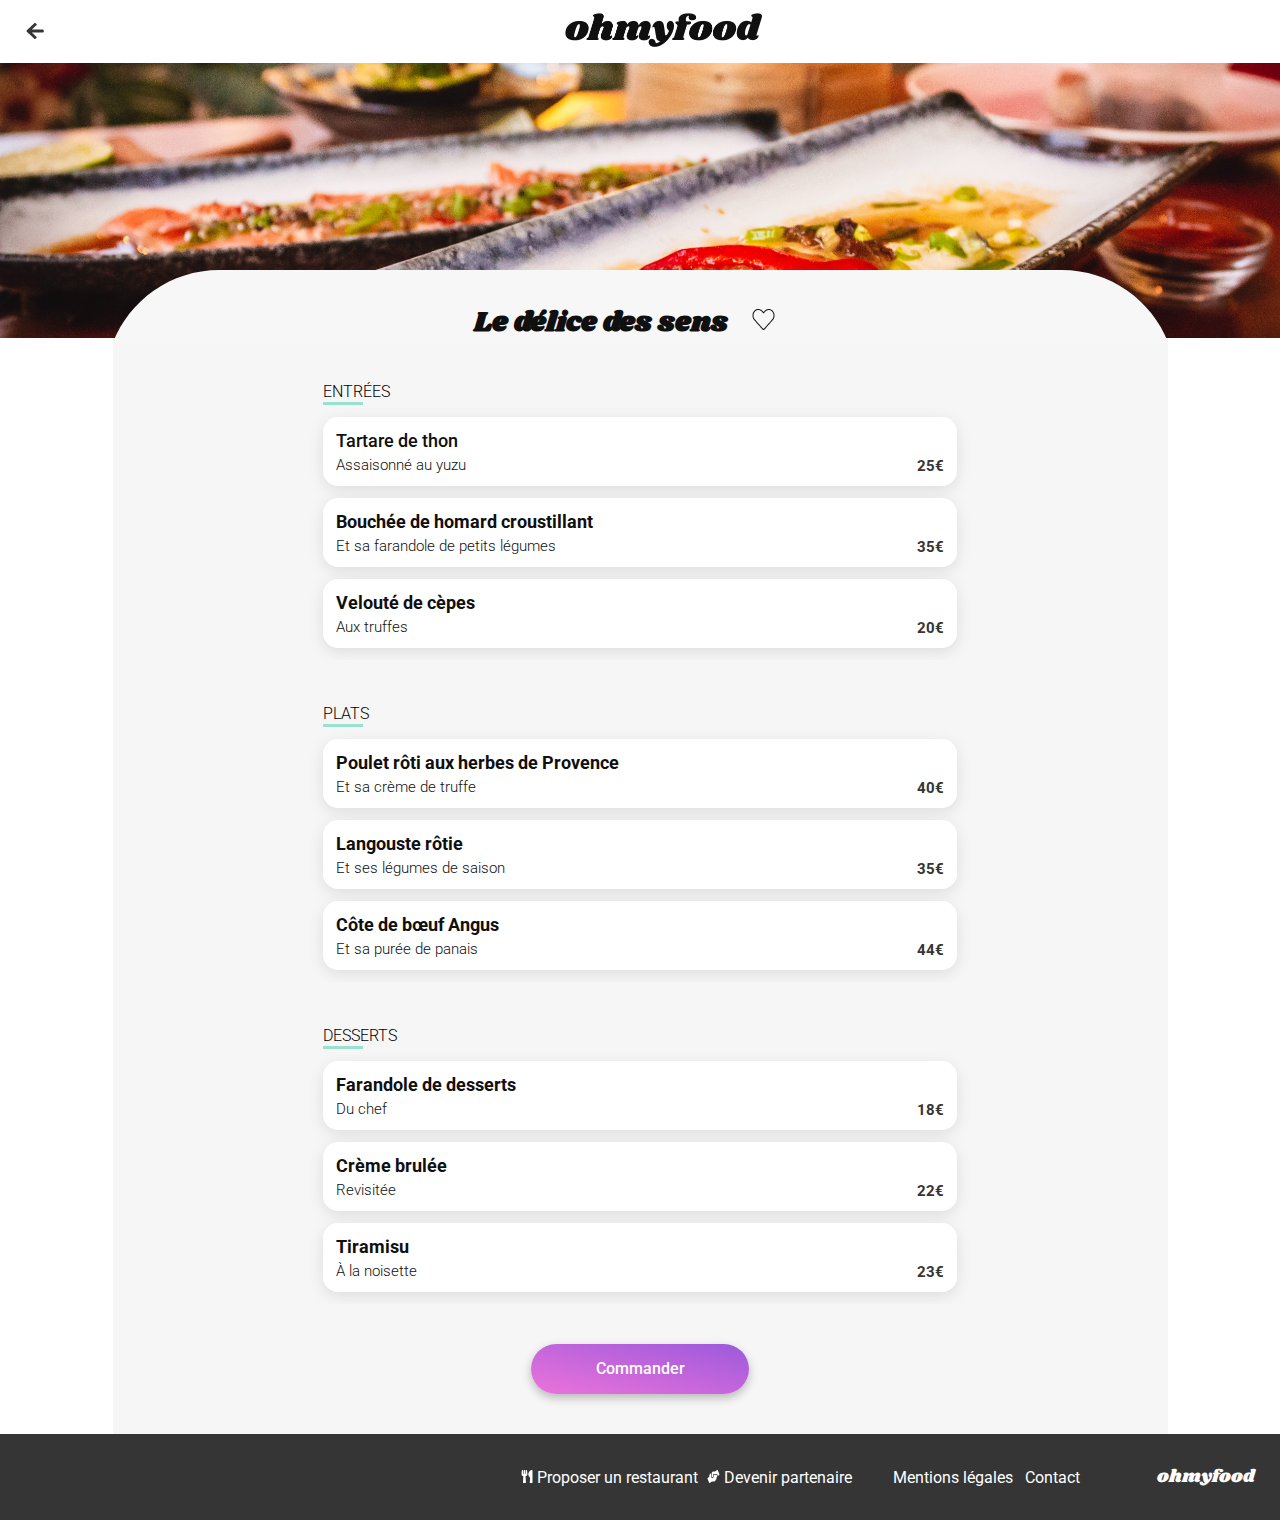
<file: le-delice-des-sens.html>
<!DOCTYPE html>
<html lang="fr">
<head>
    <meta charset="UTF-8">
    <meta name="viewport" content="width=device-width, initial-scale=1.0">
    <title>Le-delice-des-sens</title>
    <link rel="stylesheet" href="./assets/css/restaurant.css">
    <link rel="preconnect" href="https://fonts.googleapis.com">
    <link href="https://fonts.googleapis.com/css2?family=Roboto:wght@300;400;500;700&family=Shrikhand&display=swap" rel="stylesheet">
    <link rel="preconnect" href="https://fonts.gstatic.com" crossorigin>
</head>
<body>
    <header class="header">
        <div class="header-goback">
            <a class="header-goback-link" href="index.html">
                <img class="goback-icon" src="./assets/images/icon/fleche.png" alt="goback_icon">
            </a>
        </div>
        <div class="header-logo">
            <h1><a class="header-logo-link" href="index.html">oh my food</a></h1>
        </div>
</header>
<main>
    <div class="banner">
        <article class="card">
            <div class="card-delice">
                <div class="card-img"></div>
                <div class="card-description">
                    <div>
                        <h2 class="card-title" >Le délice des sens</h2>
                    </div>
                    <div class="like">
                        <label for="heart-1">
                            <input type="checkbox" id="heart-1">
                            <span class="icon-like"></span>
                        </label>
                    </div>
                </div>
            </div>
        </article> 
    </div>
    <div class="menu-content wrapper">           
        <!-- entrees -->
       <section class="menu">
        <div class="entrees">
            <h3 class="menu-titre">Entrées</h3>
        </div>
       
        <div class="menu-list">
            <div class="menu-list-name">             
                <h4 class="menu-list-name">Tartare de thon</h4>
            </div>
            <div class="right">  
                <input type="checkbox" id="toggle-1">
                <label for="toggle-1"></label>
                <p class="menu-list-description-detail">Assaisonné au yuzu</p>
                <div class="prix">25€</div>
                <div class="select-btn"><img src="./assets/images/icon/select-button.png" alt="select-button-icron"></div>
            </div>
        </div>
        <div class="menu-list">
            <div class="menu-list-name">             
                <h4>Bouchée de homard croustillant</h4>
            </div>
            <div class="right">  
                <input type="checkbox" id="toggle-2">
                <label for="toggle-2"></label>
                <p class="menu-list-description-detail">Et sa farandole de petits légumes</p>
                <div class="prix">35€</div>
                <div class="select-btn"><img src="./assets/images/icon/select-button.png" alt="select-button-icron"></div>
            </div>
        </div>
        <div class="menu-list">
            <div class="menu-list-name">             
                <h4>Velouté de cèpes</h4>
            </div>
            <div class="right">  
                <input type="checkbox" id="toggle-3">
                <label for="toggle-3"></label>
                <p class="menu-list-description-detail">Aux truffes</p>
                <div class="prix">20€</div>
                <div class="select-btn"><img src="./assets/images/icon/select-button.png" alt="select-button-icron"></div>
            </div>
        </div>
       </section>
           <!-- plats -->
           <section class="menu">
            <div class="entrees">
                <h3 class="menu-titre">Plats</h3>
            </div>
            <div class="menu-list">
                <div class="menu-list-name">             
                    <h4>Poulet rôti aux herbes de Provence</h4>
                </div>
                <div class="right">  
                    <input type="checkbox" id="toggle-4">
                    <label for="toggle-4"></label>
                    <p class="menu-list-description-detail">Et sa crème de truffe</p>
                    <div class="prix">40€</div>
                    <div class="select-btn"><img src="./assets/images/icon/select-button.png" alt="select-button-icron"></div>
                </div>
            </div>
            <div class="menu-list">
                <div class="menu-list-name">             
                    <h4>Langouste rôtie</h4>
                </div>
                <div class="right">  
                    <input type="checkbox" id="toggle-5">
                    <label for="toggle-5"></label>
                    <p class="menu-list-description-detail">Et ses légumes de saison</p>
                    <div class="prix">35€</div>
                    <div class="select-btn"><img src="./assets/images/icon/select-button.png" alt="select-button-icron"></div>
                </div>
            </div>
            <div class="menu-list">
                <div class="menu-list-name">             
                    <h4>Côte de bœuf Angus</h4>
                </div>
                <div class="right">  
                    <input type="checkbox" id="toggle-6">
                    <label for="toggle-6"></label>
                    <p class="menu-list-description-detail">Et sa purée de panais</p>
                    <div class="prix">44€</div>
                    <div class="select-btn"><img src="./assets/images/icon/select-button.png" alt="select-button-icron"></div>
                </div>
            </div>
           </section>
       
           <!-- desserts -->
           <section class="menu">
            <div class="entrees">
                <h3 class="menu-titre">Desserts</h3>
            </div>
            <div class="menu-list">
                <div class="menu-list-name">             
                    <h4>Farandole de desserts</h4>
                </div>
                <div class="right">  
                    <input type="checkbox" id="toggle-7">
                    <label for="toggle-7"></label>
                    <p class="menu-list-description-detail">Du chef</p>
                    <div class="prix">18€</div>
                    <div class="select-btn"><img src="./assets/images/icon/select-button.png" alt="select-button-icron"></div>
                </div>
            </div>
            <div class="menu-list">
                <div class="menu-list-name">             
                    <h4>Crème brulée</h4>
                </div>
                <div class="right">  
                    <input type="checkbox" id="toggle-8">
                    <label for="toggle-8"></label>
                    <p class="menu-list-description-detail">Revisitée</p>
                    <div class="prix">22€</div>
                    <div class="select-btn"><img src="./assets/images/icon/select-button.png" alt="select-button-icron"></div>
                </div>
            </div>
            <div class="menu-list">
                <div class="menu-list-name">             
                    <h4>Tiramisu</h4>
                </div>
                <div class="right">  
                    <input type="checkbox" id="toggle-9">
                    <label for="toggle-9"></label>
                    <p class="menu-list-description-detail">À la noisette</p>
                    <div class="prix">23€</div>
                    <div class="select-btn"><img src="./assets/images/icon/select-button.png" alt="select-button-icron"></div>
                </div>
            </div>
           </section>
       
       
       <div class="center">
        <button class="btn" type="submit">Commander</button>
       </div>
    </div>
</main>

<!-- <div class="wrapper"> -->
<footer class="footer wrapper">
    <div class="footer-title">
        <a href="#">ohmyfood
        </a>
    </div>
    <ul>
        <li class="footer-li">
            <a href="#">
            <svg xmlns="http://www.w3.org/2000/svg" width="12" height="13" viewBox="0 0 12 13" fill="none">
            <path d="M5.99736 0.385973C6.01851 0.505308 6.42308 2.78538 6.42308 3.65628C6.42308 4.9842 5.68798 5.93127 4.6012 6.31213L4.94231 12.3576C4.96082 12.7055 4.6726 13 4.30769 13H2.61538C2.25313 13 1.96226 12.708 1.98077 12.3576L2.32188 6.31213C1.23245 5.93127 0.5 4.98166 0.5 3.65628C0.5 2.78284 0.904567 0.505308 0.925721 0.385973C1.01034 -0.129456 2.12356 -0.137073 2.19231 0.413902V3.99905C2.22668 4.08538 2.59159 4.0803 2.61538 3.99905C2.6524 3.35667 2.82428 0.464683 2.82692 0.398668C2.91418 -0.129456 4.00889 -0.129456 4.09351 0.398668C4.0988 0.467223 4.26803 3.35667 4.30505 3.99905C4.32885 4.0803 4.69639 4.08538 4.72813 3.99905V0.413902C4.79688 -0.134534 5.91274 -0.129456 5.99736 0.385973ZM9.14928 7.64005L8.75264 12.3398C8.72091 12.6953 9.01442 13 9.38462 13H10.8654C11.2171 13 11.5 12.7283 11.5 12.3906V0.60941C11.5 0.274254 11.2171 3.62896e-05 10.8654 3.62896e-05C8.68389 3.62896e-05 5.01106 4.53225 9.14928 7.64005Z" fill="white"/>
            </svg>
            <span>Proposer un restaurant</span>
            </a>
        </li>
          <li class="footer-li">
            <a href="#">
            <svg xmlns="http://www.w3.org/2000/svg" width="13" height="13" viewBox="0 0 13 13" fill="none">
                <path d="M9.58765 4.87486H6.7572V6.29686C6.7572 7.30495 6.15573 8.12514 5.41646 8.12514C4.6772 8.12514 4.07573 7.30495 4.07573 6.29686V3.2091L2.8672 4.19941C2.50781 4.49143 2.28808 5.02214 2.28808 5.59094V6.79202L0.798367 7.96516C0.51346 8.18862 0.414766 8.68632 0.580497 9.07483L2.07021 12.5943C2.23407 12.9828 2.59905 13.1148 2.88396 12.8914L4.80941 11.3754H7.35309C8.01042 11.3754 8.54485 10.6466 8.54485 9.75027H8.8428C9.17239 9.75027 9.43868 9.38716 9.43868 8.93771V7.31257H9.58765C9.83531 7.31257 10.0346 7.04087 10.0346 6.70314V5.48429C10.0346 5.14656 9.83531 4.87486 9.58765 4.87486ZM12.338 3.92517L10.8483 0.405735C10.6844 0.0172256 10.3195 -0.114817 10.0346 0.10864L8.10911 1.62459H6.20601C5.98255 1.62459 5.76468 1.71092 5.57475 1.8709L4.95093 2.40161C4.77589 2.54888 4.67161 2.81043 4.67161 3.08975V6.29686C4.67161 6.85804 5.00493 7.31257 5.41646 7.31257C5.828 7.31257 6.16132 6.85804 6.16132 6.29686V4.06229H9.58765C10.1631 4.06229 10.6304 4.69965 10.6304 5.48429V6.20798L12.1202 5.03484C12.4051 4.80884 12.5019 4.31368 12.338 3.92517Z" fill="white"/>
              </svg>
              <span>Devenir partenaire</span>
            </a>
        </li>
        <li class="footer-li">
            <a href="#">Mentions légales</a>
        </li>
        <li class="footer-li">
            <a href="#">Contact</a>
        </li>
    </ul>
</footer>

</body>
</html>
</file>
<file: assets/css/style.css>
* {
  margin: 0;
  padding: 0;
  box-sizing: border-box;
}

li {
  list-style: none;
}

a {
  text-decoration: none;
}

h2 {
  font-size: 1.5rem;
}

:root {
  --grey: #353535;
  --grey-2: #EAEAEA;
  --green-font: #008766;
  --black: #101010;
  --white: #fff;
  --background-color: #F6F6F6;
  --secondaire: #FF79DA;
  --tertiaire:#99E2D0;
  --primaire:#9356DC;
}

.wrapper {
  margin: 0 auto;
}

body {
  font-family: "Roboto", sans-serif;
  color: var(--black);
  margin: 0 auto;
  width: 23.4375rem;
  background-color: #000;
}
@media (min-width: 23.4375rem) {
  body {
    width: 100%;
  }
}
@media (min-width: 90rem) {
  body {
    width: 90rem;
  }
}

main {
  background-color: #fff;
}

.header {
  display: flex;
  align-items: center;
  height: 63px;
  background-color: var(--white);
  padding-bottom: 0.03125rem;
  box-shadow: 0px 2px 4px 0px rgba(0, 0, 0, 0.15);
}
@media (min-width: 90rem) {
  .header {
    width: 90rem;
    height: 6rem;
  }
}
.header-goback {
  height: 63px;
  background-color: var(--white);
}
.header-goback .header-goback-link {
  display: inline-block;
  width: 30px;
  height: 30px;
  padding: 9px;
  margin-left: 17px;
  margin-top: 14px;
}

.header-logo {
  margin: 0 auto;
}
.header-logo-link {
  display: block;
  width: 197px;
  height: 36px;
  background-image: url(../../assets/images/logo/ohmyfood.png);
  background-size: contain;
  background-repeat: no-repeat;
  font-size: 0px;
}

.footer {
  padding: 1.375rem 1.5625rem;
  background-color: var(--grey);
}
@media (min-width: 60rem) {
  .footer {
    display: flex;
    flex-direction: row-reverse;
    align-content: end;
    width: 100%;
    align-items: flex-end;
    padding: 1.88rem 1.56rem;
  }
}
.footer-title {
  font-family: "Shrikhand", serif;
  font-weight: 400;
  font-size: 1.125rem;
  margin-bottom: 0.5rem;
}
@media (min-width: 48rem) {
  .footer-title {
    margin-bottom: 0;
  }
}
.footer-li {
  width: 11.5rem;
  font-size: 1rem;
  line-height: 1.5rem;
  margin-right: 0.12rem;
}
.footer-li:nth-child(3), .footer-li:nth-child(4) {
  width: 8.125rem;
}
.footer-title a, .footer-li a {
  color: var(--white);
}
@media (min-width: 48rem) {
  .footer ul {
    display: flex;
    flex-direction: row;
    justify-content: end;
    flex: 1;
  }
}

.center {
  text-align: center;
}

.btn {
  width: 13.625rem;
  height: 3.125rem;
  font-family: Roboto;
  font-size: 1rem;
  font-weight: 500;
  text-align: center;
  line-height: 3.125rem;
  color: var(--white);
  background: linear-gradient(193deg, var(--primaire) -11.44%, var(--secondaire) 123.93%);
  border: none;
  border-radius: 1.5625rem;
  box-shadow: 0px 4px 10px 0px rgba(0, 0, 0, 0.25);
  position: relative;
  z-index: 1;
}
.btn:hover::after {
  opacity: 1;
}
.btn::after {
  content: "";
  position: absolute;
  top: 0;
  right: 0;
  bottom: 0;
  left: 0;
  background: linear-gradient(0deg, rgba(255, 255, 255, 0.15) 0%, rgba(255, 255, 255, 0.15) 100%);
  border-radius: 1.5625rem;
  box-shadow: 0px 4px 15px 0px rgba(0, 0, 0, 0.35);
  opacity: 0;
  z-index: -1;
  transition: opacity 250ms;
}

.like #heart-1 {
  display: none;
}
.like #heart-2 {
  display: none;
}
.like #heart-3 {
  display: none;
}
.like #heart-4 {
  display: none;
}
.like label {
  display: inline-block;
  width: 1.46rem;
  height: 1.3125rem;
  position: absolute;
  bottom: 2rem;
  right: 1.75rem;
  cursor: pointer;
}
.like .icon-like {
  display: block;
  position: absolute;
  width: 1.46rem;
  height: 1.3125rem;
  z-index: 100;
  background: url(../../assets/images/icon/like.png) no-repeat;
}
.like .icon-like:after {
  content: "";
  position: absolute;
  top: 0;
  bottom: 0;
  left: 0;
  right: 0;
  opacity: 0;
}
.like .icon-like:after {
  background: url(../../assets/images/icon/like-color.png) no-repeat;
  transition: opacity 0.5s ease-in-out;
  z-index: 5;
}
@media (min-width: 60rem) {
  .like .icon-like:hover:after {
    opacity: 1;
  }
}

#heart-1:checked ~ .icon-like:after {
  opacity: 1;
}

#heart-2:checked ~ .icon-like:after {
  opacity: 1;
}

#heart-3:checked ~ .icon-like:after {
  opacity: 1;
}

#heart-4:checked ~ .icon-like:after {
  opacity: 1;
}

.card {
  position: relative;
}
.card-img {
  background-size: cover;
  background-position: center;
}
.card .card-palette .card-img {
  background-image: url(../../assets/images/restaurants/jay-wennington-N_Y88TWmGwA-unsplash.jpg);
}
.card .card-enchantee .card-img {
  background-image: url(../../assets/images/restaurants/stil-u2Lp8tXIcjw-unsplash.jpg);
}
.card .card-francaise .card-img {
  background-image: url(../../assets/images/restaurants/toa-heftiba-DQKerTsQwi0-unsplash.jpg);
}
.card .card-delice .card-img {
  background-image: url(../../assets/images/restaurants/louis-hansel-shotsoflouis-qNBGVyOCY8Q-unsplash.jpg);
}

.loader {
  font-family: "Shrikhand";
  font-size: 12px;
  color: var(--primaire);
  width: 100%;
  height: 100%;
  position: fixed;
  top: 0;
  left: 0;
  background-color: var(--background-color);
  opacity: 0.8;
  z-index: 20;
  animation: fade_out 200ms 2s forwards;
  transform-origin: top;
}

.loader_, .loader_anime, .loader_logo {
  position: absolute;
}

.loader_ {
  top: 50%;
  left: 50%;
}

.loader_logo, .loader_anime {
  top: 0;
  left: 0;
  border-radius: 50%;
}

.loader_logo {
  width: 200px;
  height: 200px;
  margin-left: -100px;
  margin-top: -100px;
  background-color: rgba(255, 255, 255, 0.05);
  text-align: center;
  vertical-align: middle;
  line-height: 200px;
}

.loader_anime {
  width: 100px;
  height: 100px;
  margin-left: -50px;
  margin-top: -50px;
  border-top: 3px solid var(--primaire);
  animation: spin 200ms linear 10;
}

@keyframes spin {
  0% {
    transform: rotate(0deg);
  }
  100% {
    transform: rotate(360deg);
  }
}
@keyframes fade_out {
  0% {
    transform: scale(1);
  }
  100% {
    transform: scale(0);
  }
}
@media (min-width: 48rem) {
  .goback-icon {
    visibility: hidden;
  }
}

.location {
  height: 3.125rem;
  background-color: var(--grey-2);
  line-height: 3.125rem;
  font-weight: 700;
  text-align: center;
}
.location img {
  width: 0.75rem;
  height: 1rem;
  margin-left: 1.06rem;
}

.bag-nouveau {
  width: 5rem;
  height: 1.8125rem;
  border-radius: 0.125rem;
  background: var(--tertiaire, #99E2D0);
  box-shadow: 0px 2px 4px 0px rgba(0, 0, 0, 0.15);
  color: var(--green-font, #008766);
  font-family: Roboto;
  font-size: 0.875rem;
  font-weight: 500;
  line-height: 1.8125rem;
  text-align: center;
}

.intro {
  width: 100%;
  height: 17.97rem;
  background-color: #F6F6F6;
}
@media (min-width: 900px) {
  .intro {
    height: 14.94rem;
  }
}
.intro-titre {
  font-size: 1.5rem;
  font-weight: 700;
  text-align: center;
  margin: 0 auto;
  padding: 1.5rem 0;
  white-space: pre-wrap;
}
@media (min-width: 900px) {
  .intro-titre {
    font-size: 2.5rem;
    white-space: nowrap;
    width: 100%;
    padding: 1.88rem 0;
  }
}
.intro-paragraphe {
  font-size: 1.125rem;
  font-weight: 300;
  text-align: center;
}
.intro .btn {
  margin: 1.68rem auto 3.56rem;
}
@media (min-width: 900px) {
  .intro .btn {
    margin-bottom: 1.88rem;
  }
}

.section-fonctionnnement {
  width: 1500px;
  height: 27.5rem;
  margin: 0 1.25rem;
  background-color: var(--green-font);
}
.section-fonctionnnement-h2 {
  margin: 3rem 1.25rem;
}
@media (min-width: 60rem) {
  .section-fonctionnnement-h2 {
    margin: 3.12rem 11.25rem;
  }
}

@media (min-width: 1137px) {
  .fonctionnement {
    margin: 3.12rem 11.25rem;
    display: flex;
    flex-direction: row;
    justify-content: space-between;
  }
}
.fonctionnement-btnnav {
  position: relative;
  margin: 1.56rem auto;
  text-align: center;
  padding-top: 1.53rem;
  width: 20.15538rem;
  height: 4.52369rem;
  border-radius: 1.25rem;
  background: var(--Background, #F6F6F6);
  /* Shadow/Instructions */
  box-shadow: 0px 4px 15px 0px rgba(0, 0, 0, 0.15);
}
.fonctionnement-span {
  margin-left: 1.69rem;
  font-size: 1rem;
  font-weight: 500;
}

.numbre {
  position: absolute;
  top: 1.68rem;
  left: -14px;
  padding-top: 0.1rem;
  height: 1.5rem;
  width: 1.5rem;
  text-align: center;
  border-radius: 50%;
  background-color: var(--primaire);
}
.numbre i {
  font-size: 0.88638rem;
  font-weight: 500;
  font-style: normal;
  color: #fff;
}

.restaurant {
  background-color: var(--background-color);
  margin-top: 4.25rem;
  padding: 3.38rem 1.13rem 4.25rem;
}
@media (min-width: 1024px) {
  .restaurant {
    padding: 1.88rem 11.25rem;
  }
}

.section-restaurant {
  display: flex;
  flex-direction: column;
  justify-content: center;
}
@media (min-width: 48rem) {
  .section-restaurant {
    flex-direction: row;
    justify-content: space-between;
    gap: 6.25rem;
  }
}

@media (min-width: 48rem) {
  .card-1, .card-2 {
    margin-bottom: 2rem;
  }
}

.card {
  flex: 1 1 15.6875rem;
  border-radius: 0.9375rem;
  background: #FFF;
  margin-top: 1.12rem;
}
.card-img {
  height: 10.6875rem;
  border-radius: 0.9375rem 0.9375rem 0 0;
}
.card-title {
  font-size: 1.125rem;
  font-weight: 700;
  color: var(--black);
  padding: 1rem 0 0 0.81rem;
}
.card-paragraph {
  font-size: 1.0625rem;
  font-weight: 300;
  color: var(--black);
  padding: 0.31rem 0 0.75rem 0.81rem;
}
.card .new {
  position: absolute;
  top: 0.6225rem;
  right: 0.94rem;
}

/*# sourceMappingURL=style.css.map */
</file>
<file: assets/css/restaurant.css>
* {
  margin: 0;
  padding: 0;
  box-sizing: border-box;
}

li {
  list-style: none;
}

a {
  text-decoration: none;
}

h2 {
  font-size: 1.5rem;
}

:root {
  --grey: #353535;
  --grey-2: #EAEAEA;
  --green-font: #008766;
  --black: #101010;
  --white: #fff;
  --background-color: #F6F6F6;
  --secondaire: #FF79DA;
  --tertiaire:#99E2D0;
  --primaire:#9356DC;
}

.wrapper {
  margin: 0 auto;
}

body {
  font-family: "Roboto", sans-serif;
  color: var(--black);
  margin: 0 auto;
  width: 23.4375rem;
  background-color: #000;
}
@media (min-width: 23.4375rem) {
  body {
    width: 100%;
  }
}
@media (min-width: 90rem) {
  body {
    width: 90rem;
  }
}

main {
  background-color: #fff;
}

.header {
  display: flex;
  align-items: center;
  height: 63px;
  background-color: var(--white);
  padding-bottom: 0.03125rem;
  box-shadow: 0px 2px 4px 0px rgba(0, 0, 0, 0.15);
}
@media (min-width: 90rem) {
  .header {
    width: 90rem;
    height: 6rem;
  }
}
.header-goback {
  height: 63px;
  background-color: var(--white);
}
.header-goback .header-goback-link {
  display: inline-block;
  width: 30px;
  height: 30px;
  padding: 9px;
  margin-left: 17px;
  margin-top: 14px;
}

.header-logo {
  margin: 0 auto;
}
.header-logo-link {
  display: block;
  width: 197px;
  height: 36px;
  background-image: url(../../assets/images/logo/ohmyfood.png);
  background-size: contain;
  background-repeat: no-repeat;
  font-size: 0px;
}

.footer {
  padding: 1.375rem 1.5625rem;
  background-color: var(--grey);
}
@media (min-width: 60rem) {
  .footer {
    display: flex;
    flex-direction: row-reverse;
    align-content: end;
    width: 100%;
    align-items: flex-end;
    padding: 1.88rem 1.56rem;
  }
}
.footer-title {
  font-family: "Shrikhand", serif;
  font-weight: 400;
  font-size: 1.125rem;
  margin-bottom: 0.5rem;
}
@media (min-width: 48rem) {
  .footer-title {
    margin-bottom: 0;
  }
}
.footer-li {
  width: 11.5rem;
  font-size: 1rem;
  line-height: 1.5rem;
  margin-right: 0.12rem;
}
.footer-li:nth-child(3), .footer-li:nth-child(4) {
  width: 8.125rem;
}
.footer-title a, .footer-li a {
  color: var(--white);
}
@media (min-width: 48rem) {
  .footer ul {
    display: flex;
    flex-direction: row;
    justify-content: end;
    flex: 1;
  }
}

.center {
  text-align: center;
}

.btn {
  width: 13.625rem;
  height: 3.125rem;
  font-family: Roboto;
  font-size: 1rem;
  font-weight: 500;
  text-align: center;
  line-height: 3.125rem;
  color: var(--white);
  background: linear-gradient(193deg, var(--primaire) -11.44%, var(--secondaire) 123.93%);
  border: none;
  border-radius: 1.5625rem;
  box-shadow: 0px 4px 10px 0px rgba(0, 0, 0, 0.25);
  position: relative;
  z-index: 1;
}
.btn:hover::after {
  opacity: 1;
}
.btn::after {
  content: "";
  position: absolute;
  top: 0;
  right: 0;
  bottom: 0;
  left: 0;
  background: linear-gradient(0deg, rgba(255, 255, 255, 0.15) 0%, rgba(255, 255, 255, 0.15) 100%);
  border-radius: 1.5625rem;
  box-shadow: 0px 4px 15px 0px rgba(0, 0, 0, 0.35);
  opacity: 0;
  z-index: -1;
  transition: opacity 250ms;
}

.like #heart-1 {
  display: none;
}
.like #heart-2 {
  display: none;
}
.like #heart-3 {
  display: none;
}
.like #heart-4 {
  display: none;
}
.like label {
  display: inline-block;
  width: 1.46rem;
  height: 1.3125rem;
  position: absolute;
  bottom: 2rem;
  right: 1.75rem;
  cursor: pointer;
}
.like .icon-like {
  display: block;
  position: absolute;
  width: 1.46rem;
  height: 1.3125rem;
  z-index: 100;
  background: url(../../assets/images/icon/like.png) no-repeat;
}
.like .icon-like:after {
  content: "";
  position: absolute;
  top: 0;
  bottom: 0;
  left: 0;
  right: 0;
  opacity: 0;
}
.like .icon-like:after {
  background: url(../../assets/images/icon/like-color.png) no-repeat;
  transition: opacity 0.5s ease-in-out;
  z-index: 5;
}
@media (min-width: 60rem) {
  .like .icon-like:hover:after {
    opacity: 1;
  }
}

#heart-1:checked ~ .icon-like:after {
  opacity: 1;
}

#heart-2:checked ~ .icon-like:after {
  opacity: 1;
}

#heart-3:checked ~ .icon-like:after {
  opacity: 1;
}

#heart-4:checked ~ .icon-like:after {
  opacity: 1;
}

.card {
  position: relative;
}
.card-img {
  background-size: cover;
  background-position: center;
}
.card .card-palette .card-img {
  background-image: url(../../assets/images/restaurants/jay-wennington-N_Y88TWmGwA-unsplash.jpg);
}
.card .card-enchantee .card-img {
  background-image: url(../../assets/images/restaurants/stil-u2Lp8tXIcjw-unsplash.jpg);
}
.card .card-francaise .card-img {
  background-image: url(../../assets/images/restaurants/toa-heftiba-DQKerTsQwi0-unsplash.jpg);
}
.card .card-delice .card-img {
  background-image: url(../../assets/images/restaurants/louis-hansel-shotsoflouis-qNBGVyOCY8Q-unsplash.jpg);
}

main {
  background-color: var(--background-color);
}
@media (min-width: 60rem) {
  main {
    background-color: #fff;
  }
}

.card {
  margin-top: 0px;
}
.card-img {
  border-radius: 0px;
  width: 100%;
  height: 17.1875rem;
}
.card-title {
  padding: 2rem 0 0 1.061rem;
  font-family: Shrikhand;
  font-size: 1.75rem;
}
.card .card-description {
  display: flex;
  justify-content: space-between;
  position: absolute;
  bottom: -0.3rem;
  width: 100%;
  color: var(--black);
  background-image: url(../../assets/images/icon/card-description.svg);
  background-size: cover;
}
@media (min-width: 700px) {
  .card .card-description {
    justify-content: center;
  }
}
@media (min-width: 60rem) {
  .card .card-description {
    width: 66.9375rem;
    left: 0;
    right: 0;
    margin: auto;
  }
}
.card .like label {
  position: static;
  width: 4.46rem;
}

.new {
  display: none;
}

.like {
  margin-top: 2.44rem;
}
@media (min-width: 400px) {
  .like {
    margin-left: 1.5rem;
  }
}

.menu-content {
  overflow: hidden;
}
@keyframes defiler {
  0% {
    max-height: 0;
  }
  100% {
    max-height: 1150px;
  }
}
@media (min-width: 60rem) {
  .menu-content {
    width: 65.9375rem;
    background-color: var(--background-color);
    overflow: hidden;
  }
}

.menu {
  background-color: var(--background-color);
  overflow: hidden;
}
.menu:first-child {
  overflow: hidden;
  animation: defiler 1s 1s ease-in-out both;
}
.menu:nth-child(2) {
  overflow: hidden;
  animation: defiler 1s 2s ease-in-out both;
}
.menu:nth-child(3) {
  overflow: hidden;
  animation: defiler 1s 3s ease-in-out both;
}
.menu .entrees {
  width: 21.8125rem;
}
@media (min-width: 700px) {
  .menu .entrees {
    width: 39.625rem;
  }
}
.menu > div {
  margin: 0.75rem auto;
}
.menu-titre {
  margin-top: 2.5rem;
  color: black;
  font-size: 1rem;
  font-weight: 300;
  text-transform: uppercase;
  background-color: var(--background-color);
  line-height: 1.6875rem;
  background-image: url(../../assets/images/icon/Line\ 2.png);
  background-repeat: no-repeat;
  background-position: 0 100%;
}

.menu-list {
  position: relative;
  overflow: hidden;
  margin: 0 auto;
  width: 21.8125rem;
  height: 4.3125rem;
  padding: 0.8rem;
  border-radius: 0.94019rem;
  background: var(--white);
  box-shadow: 0px 4.011px 15.043px 0px rgba(0, 0, 0, 0.1);
}
@media (min-width: 700px) {
  .menu-list {
    width: 39.625rem;
  }
}
.menu-list .select-btn {
  position: absolute;
  display: block;
  border: none;
  outline: none;
  transition: all 400ms ease-in-out;
  right: -60px;
  top: 0.4px;
}
.menu-list .right {
  flex: none;
  display: flex;
  flex-direction: row;
  justify-content: space-between;
  align-items: end;
}
.menu-list .prix {
  display: block;
  position: absolute;
  right: 0.8rem;
  top: 2.5rem;
  width: 1.6875rem;
  height: 1.125em;
  font-size: 0.94019rem;
  font-weight: 700;
  color: #353535;
  transition: all 400ms ease-in-out;
}
.menu-list .menu-list-description-detail {
  font-size: 0.94019rem;
  height: 1.1875rem;
  margin-top: 0.31rem;
  font-weight: 300;
  position: absolute;
  left: 0.8rem;
  top: 2.1rem;
  right: 0;
  overflow: hidden;
  white-space: nowrap;
  text-overflow: ellipsis;
}

#toggle-1 {
  display: none;
}

#toggle-2 {
  display: none;
}

#toggle-3 {
  display: none;
}

#toggle-4 {
  display: none;
}

#toggle-5 {
  display: none;
}

#toggle-6 {
  display: none;
}

#toggle-7 {
  display: none;
}

#toggle-8 {
  display: none;
}

#toggle-9 {
  display: none;
}

#toggle-10 {
  display: none;
}

@media (max-width: 700px) {
  .menu-list label {
    display: block;
    position: absolute;
    top: 0;
    bottom: 0;
    left: 0;
    right: 0;
    width: 21.8125rem;
    height: 4.3125rem;
    opacity: 0;
    z-index: 3;
  }
  #toggle-1:checked ~ .prix {
    transform: translate(-60px);
  }
  #toggle-2:checked ~ .prix {
    transform: translate(-60px);
  }
  #toggle-3:checked ~ .prix {
    transform: translate(-60px);
  }
  #toggle-4:checked ~ .prix {
    transform: translate(-60px);
  }
  #toggle-5:checked ~ .prix {
    transform: translate(-60px);
  }
  #toggle-6:checked ~ .prix {
    transform: translate(-60px);
  }
  #toggle-7:checked ~ .prix {
    transform: translate(-60px);
  }
  #toggle-8:checked ~ .prix {
    transform: translate(-60px);
  }
  #toggle-9:checked ~ .prix {
    transform: translate(-60px);
  }
  #toggle-10:checked ~ .prix {
    transform: translate(-60px);
  }
  #toggle-1:checked ~ .select-btn {
    transform: translate(-60px);
  }
  #toggle-2:checked ~ .select-btn {
    transform: translate(-60px);
  }
  #toggle-3:checked ~ .select-btn {
    transform: translate(-60px);
  }
  #toggle-4:checked ~ .select-btn {
    transform: translate(-60px);
  }
  #toggle-5:checked ~ .select-btn {
    transform: translate(-60px);
  }
  #toggle-6:checked ~ .select-btn {
    transform: translate(-60px);
  }
  #toggle-7:checked ~ .select-btn {
    transform: translate(-60px);
  }
  #toggle-8:checked ~ .select-btn {
    transform: translate(-60px);
  }
  #toggle-9:checked ~ .select-btn {
    transform: translate(-60px);
  }
  #toggle-10:checked ~ .select-btn {
    transform: translate(-60px);
  }
  #toggle-1:checked ~ .menu-list-description-detail {
    right: 120px;
  }
  #toggle-2:checked ~ .menu-list-description-detail {
    right: 120px;
  }
  #toggle-3:checked ~ .menu-list-description-detail {
    right: 120px;
  }
  #toggle-4:checked ~ .menu-list-description-detail {
    right: 120px;
  }
  #toggle-5:checked ~ .menu-list-description-detail {
    right: 120px;
  }
  #toggle-6:checked ~ .menu-list-description-detail {
    right: 120px;
  }
  #toggle-7:checked ~ .menu-list-description-detail {
    right: 120px;
  }
  #toggle-8:checked ~ .menu-list-description-detail {
    right: 120px;
  }
  #toggle-9:checked ~ .menu-list-description-detail {
    right: 120px;
  }
  #toggle-10:checked ~ .menu-list-description-detail {
    right: 120px;
  }
}
@media (min-width: 700px) {
  .menu-list label {
    z-index: -1;
  }
  .menu-list:hover .prix {
    transform: translateX(-220%);
  }
  .menu-list:hover .select-btn {
    transform: translateX(-100%);
  }
}
.menu-list-name {
  height: 1.3125rem;
  font-size: 1.125rem;
  font-weight: 500;
  overflow: hidden;
  text-overflow: ellipsis;
  white-space: nowrap;
}

.btn {
  margin-top: 2.5rem;
  margin-bottom: 2.5rem;
  flex: 0;
}

/*# sourceMappingURL=restaurant.css.map */
</file>
